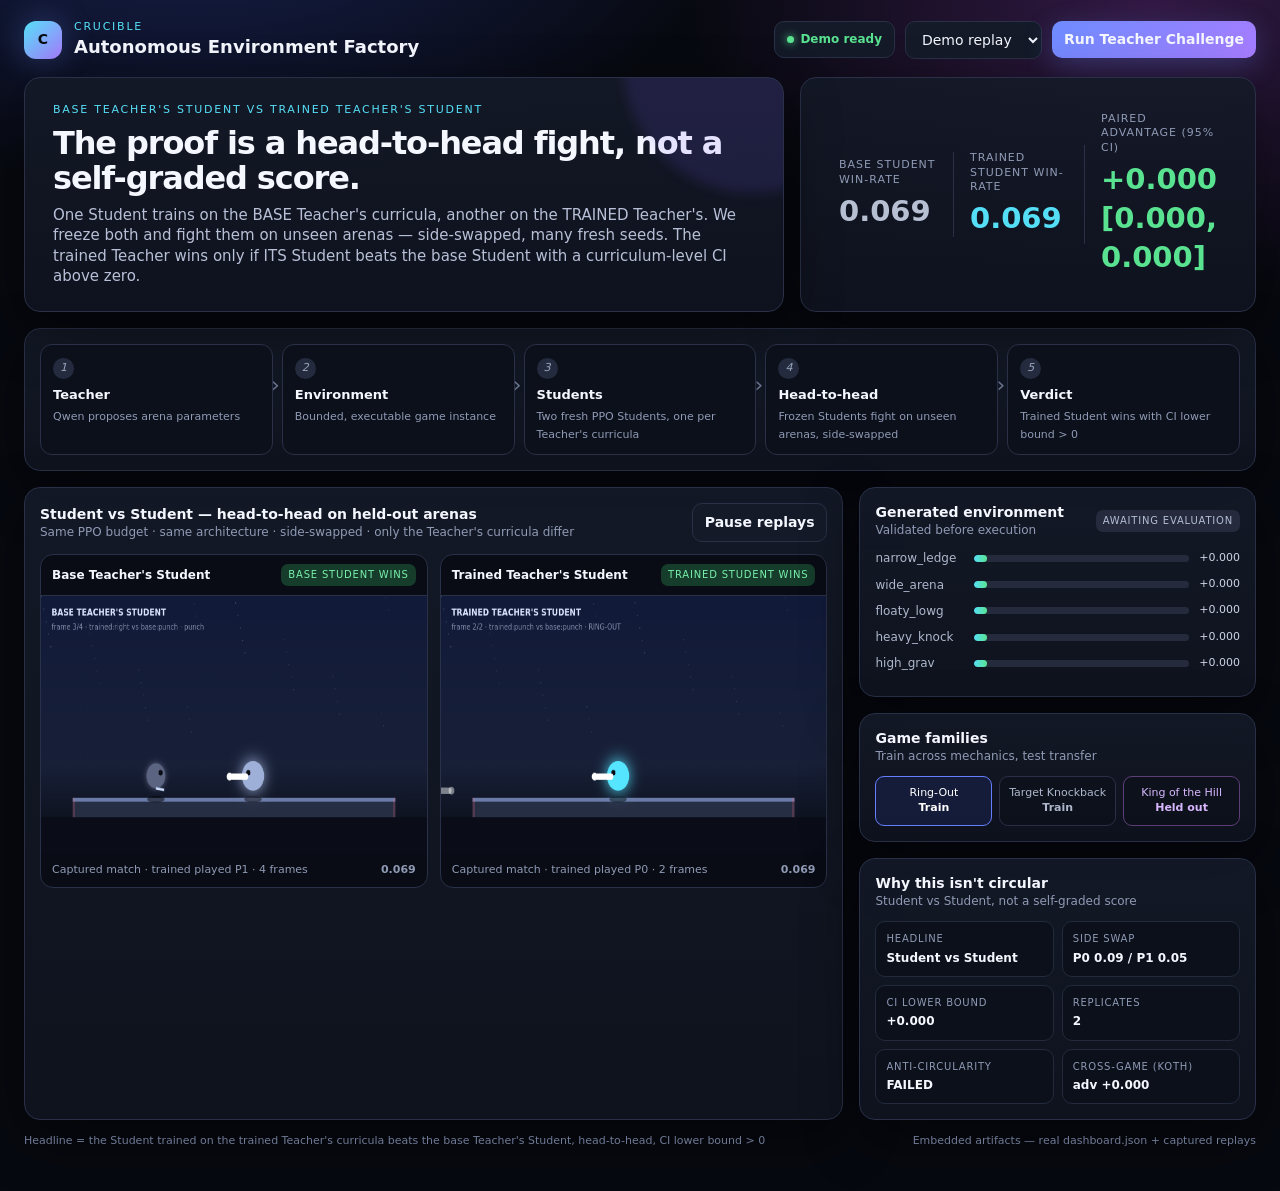
<file: demo/index.html>
<!doctype html>
<html lang="en">
<head>
<meta charset="utf-8">
<meta name="viewport" content="width=device-width,initial-scale=1">
<title>Crucible — Agents That Build Better Training Grounds</title>
<style>
  :root {
    --bg:#070910; --panel:#111521; --panel2:#171c2b; --line:#293047;
    --ink:#f5f7ff; --muted:#8f9ab5; --cyan:#55dff7; --blue:#6d8cff;
    --violet:#a77cff; --green:#59e391; --orange:#ff9d62; --red:#ff667d;
  }
  *{box-sizing:border-box}
  body{margin:0;color:var(--ink);font:14px/1.35 Inter,ui-sans-serif,system-ui,-apple-system,sans-serif;
    background:
      radial-gradient(900px 500px at 15% -10%,#182252 0%,transparent 62%),
      radial-gradient(800px 500px at 90% 0%,#321944 0%,transparent 58%),var(--bg)}
  button,select{font:inherit}
  .shell{max-width:1480px;margin:auto;padding:20px 24px 42px}
  header{display:flex;align-items:center;justify-content:space-between;gap:18px;margin-bottom:18px}
  .brand{display:flex;align-items:center;gap:12px}
  .mark{width:38px;height:38px;border-radius:12px;display:grid;place-items:center;font-weight:900;
    background:linear-gradient(135deg,var(--cyan),var(--violet));box-shadow:0 0 32px #6d8cff55;color:#080a12}
  h1{font-size:18px;margin:0}.eyebrow{font-size:11px;letter-spacing:.16em;text-transform:uppercase;color:var(--cyan)}
  .top-actions{display:flex;align-items:center;gap:10px}
  .pill,.btn,select{border:1px solid var(--line);background:#141a28;color:var(--ink);border-radius:10px;padding:9px 12px}
  .pill{color:var(--muted);font-size:12px}.pill b{color:var(--green)}
  .btn{cursor:pointer;font-weight:700}.btn.primary{border:0;background:linear-gradient(135deg,var(--blue),var(--violet));
    box-shadow:0 8px 28px #6d8cff44}.btn:hover{filter:brightness(1.12)}
  .hero{display:grid;grid-template-columns:1.25fr .75fr;gap:16px;margin-bottom:16px}
  .card{background:linear-gradient(180deg,#141927ee,#0f131fee);border:1px solid var(--line);
    border-radius:16px;box-shadow:0 18px 55px #0007;overflow:hidden}
  .pitch{padding:25px 28px;position:relative}
  .pitch:after{content:"";position:absolute;width:260px;height:260px;border-radius:50%;right:-100px;top:-145px;
    background:#795cff22;filter:blur(6px)}
  .pitch h2{font-size:32px;line-height:1.08;max-width:770px;margin:8px 0 10px;letter-spacing:-.035em}
  .pitch p{font-size:15px;color:#b8c0d7;margin:0;max-width:750px}
  .score{display:grid;grid-template-columns:1fr 1fr 1fr;align-items:center;padding:22px}
  .metric{padding:6px 16px;border-right:1px solid var(--line)}.metric:last-child{border:0}
  .metric small{display:block;color:var(--muted);font-size:11px;text-transform:uppercase;letter-spacing:.09em}
  .metric strong{display:block;font-size:29px;margin-top:4px;font-variant-numeric:tabular-nums}
  .metric.base strong{color:#b7bfd3}.metric.trained strong{color:var(--cyan)}.metric.delta strong{color:var(--green)}
  .pipeline{padding:15px;display:grid;grid-template-columns:repeat(5,1fr);gap:9px;margin-bottom:16px}
  .stage{position:relative;padding:12px 12px 11px;border:1px solid var(--line);border-radius:12px;background:#0c101a}
  .stage:not(:last-child):after{content:"›";position:absolute;right:-8px;top:25px;color:#69738d;font-size:22px;z-index:2}
  .stage .num{display:inline-grid;place-items:center;width:21px;height:21px;border-radius:50%;background:#242b3e;color:#98a4be;font-size:11px}
  .stage b{display:block;margin:7px 0 2px;font-size:13px}.stage span{color:var(--muted);font-size:11px}
  .stage.active{border-color:#647fff;background:#111832;box-shadow:inset 0 0 25px #5276ff20}
  .stage.active .num{background:var(--blue);color:white}.stage.done{border-color:#296544}.stage.done .num{background:#23633e;color:#baffd3}
  .main-grid{display:grid;grid-template-columns:1.55fr .75fr;gap:16px}
  .battle-card{padding:15px}.card-head{display:flex;align-items:center;justify-content:space-between;gap:10px;margin-bottom:12px}
  .card-head h3{margin:0;font-size:14px}.subtle{color:var(--muted);font-size:12px}
  .arenas{display:grid;grid-template-columns:1fr 1fr;gap:12px}
  .arena{border:1px solid var(--line);border-radius:13px;overflow:hidden;background:#090c14}
  .arena-title{display:flex;justify-content:space-between;align-items:center;padding:9px 11px;border-bottom:1px solid var(--line)}
  .arena-title b{font-size:12px}.tag{font-size:10px;text-transform:uppercase;letter-spacing:.08em;padding:4px 7px;border-radius:7px;background:#252b3c;color:#b3bdd4}
  .tag.win{background:#163c2b;color:#78f0aa}.arena canvas{width:100%;height:258px;display:block;background:#080a12}
  .arena-foot{padding:9px 11px;display:flex;justify-content:space-between;color:var(--muted);font-size:11px}
  .side{display:grid;gap:16px;align-content:start}.knobs,.proof,.games{padding:15px}
  .knob{display:grid;grid-template-columns:90px 1fr 42px;gap:9px;align-items:center;margin:10px 0}
  .knob label{color:#aeb7cc;font-size:12px}.track{height:7px;border-radius:9px;background:#252b3d;overflow:hidden}
  .fill{height:100%;border-radius:9px;background:linear-gradient(90deg,var(--cyan),var(--violet))}
  .knob output{text-align:right;font-size:11px;color:#cdd4e6;font-variant-numeric:tabular-nums}
  .proof-grid{display:grid;grid-template-columns:1fr 1fr;gap:8px}
  .proof-item{padding:10px;border-radius:10px;background:#0b101a;border:1px solid #222a3c}
  .proof-item span{display:block;color:var(--muted);font-size:10px;text-transform:uppercase;letter-spacing:.08em}
  .proof-item b{display:block;margin-top:4px;font-size:12px}.ok{color:var(--green)}
  .game-tabs{display:flex;gap:7px}.game{flex:1;padding:9px 7px;border-radius:9px;border:1px solid var(--line);background:#0d111b;color:#aeb7cc;text-align:center;font-size:11px}
  .game.selected{border-color:#667fff;background:#151c39;color:white}.game.held{border-color:#5e3e78;color:#d8b7ff}
  .footer{display:flex;justify-content:space-between;align-items:center;margin-top:14px;color:#6f7a95;font-size:11px}
  .status-dot{display:inline-block;width:7px;height:7px;border-radius:50%;background:var(--green);box-shadow:0 0 9px var(--green);margin-right:6px}
  .toast{position:fixed;right:24px;bottom:24px;padding:12px 15px;border-radius:11px;background:#182035;border:1px solid #35405b;
    box-shadow:0 18px 45px #0008;opacity:0;transform:translateY(8px);transition:.2s;pointer-events:none}
  .toast.show{opacity:1;transform:none}
  @media(max-width:1000px){.hero,.main-grid{grid-template-columns:1fr}.pipeline{grid-template-columns:1fr 1fr 1fr}.pitch h2{font-size:27px}}
  @media(max-width:680px){.shell{padding:14px}.arenas,.score,.pipeline{grid-template-columns:1fr}.metric{border-right:0;border-bottom:1px solid var(--line)}header{align-items:flex-start}.top-actions{flex-wrap:wrap;justify-content:flex-end}}
</style>
</head>
<body>
<div class="shell">
  <header>
    <div class="brand"><div class="mark">C</div><div><div class="eyebrow">Crucible</div><h1>Autonomous Environment Factory</h1></div></div>
    <div class="top-actions">
      <span class="pill"><span class="status-dot"></span><b id="modeLabel">Demo ready</b></span>
      <select id="mode"><option value="demo">Demo replay</option><option value="live">Live artifacts</option></select>
      <button class="btn primary" id="runBtn">Run Teacher Challenge</button>
    </div>
  </header>

  <section class="hero">
    <div class="card pitch">
      <div class="eyebrow">Base Teacher's Student VS Trained Teacher's Student</div>
      <h2>The proof is a head-to-head fight, not a self-graded score.</h2>
      <p>One Student trains on the BASE Teacher's curricula, another on the TRAINED Teacher's. We freeze both and fight them on unseen arenas — side-swapped, many fresh seeds. The trained Teacher wins only if ITS Student beats the base Student with a curriculum-level CI above zero.</p>
    </div>
    <div class="card score">
      <div class="metric base"><small>Base Student win-rate</small><strong id="baseScore">Awaiting evaluation</strong></div>
      <div class="metric trained"><small>Trained Student win-rate</small><strong id="trainedScore">Awaiting evaluation</strong></div>
      <div class="metric delta"><small>Paired advantage (95% CI)</small><strong id="liftScore">Awaiting evaluation</strong></div>
    </div>
  </section>

  <section class="card pipeline" id="pipeline">
    <div class="stage"><i class="num">1</i><b>Teacher</b><span>Qwen proposes arena parameters</span></div>
    <div class="stage"><i class="num">2</i><b>Environment</b><span>Bounded, executable game instance</span></div>
    <div class="stage"><i class="num">3</i><b>Students</b><span>Two fresh PPO Students, one per Teacher's curricula</span></div>
    <div class="stage"><i class="num">4</i><b>Head-to-head</b><span>Frozen Students fight on unseen arenas, side-swapped</span></div>
    <div class="stage"><i class="num">5</i><b>Verdict</b><span>Trained Student wins with CI lower bound &gt; 0</span></div>
  </section>

  <section class="main-grid">
    <div class="card battle-card">
      <div class="card-head"><div><h3>Student vs Student — head-to-head on held-out arenas</h3><div class="subtle">Same PPO budget · same architecture · side-swapped · only the Teacher's curricula differ</div></div>
        <button class="btn" id="playBtn">Pause replays</button></div>
      <div class="arenas">
        <div class="arena">
          <div class="arena-title"><b>Base Teacher's Student</b><span class="tag" id="baseMatchTag">example match</span></div>
          <canvas id="baseCanvas" width="660" height="330"></canvas>
          <div class="arena-foot"><span id="baseMatchLabel">Captured head-to-head replay</span><b id="baseArenaScore">Awaiting evaluation</b></div>
        </div>
        <div class="arena">
          <div class="arena-title"><b>Trained Teacher's Student</b><span class="tag win" id="trainedMatchTag">example match</span></div>
          <canvas id="trainedCanvas" width="660" height="330"></canvas>
          <div class="arena-foot"><span id="trainedMatchLabel">Captured head-to-head replay</span><b id="trainedArenaScore">Awaiting evaluation</b></div>
        </div>
      </div>
    </div>

    <aside class="side">
      <div class="card knobs">
        <div class="card-head"><div><h3>Generated environment</h3><div class="subtle">Validated before execution</div></div><span class="tag" id="clampBadge">Awaiting evaluation</span></div>
        <div id="knobs"></div>
      </div>
      <div class="card games">
        <div class="card-head"><div><h3>Game families</h3><div class="subtle">Train across mechanics, test transfer</div></div></div>
        <div class="game-tabs"><div class="game selected">Ring-Out<br><b>Train</b></div><div class="game">Target Knockback<br><b>Train</b></div><div class="game held">King of the Hill<br><b>Held out</b></div></div>
      </div>
      <div class="card proof">
        <div class="card-head"><div><h3>Why this isn't circular</h3><div class="subtle">Student vs Student, not a self-graded score</div></div></div>
        <div class="proof-grid">
          <div class="proof-item"><span>Headline</span><b>Student vs Student</b></div>
          <div class="proof-item"><span>Side swap</span><b id="proofSide">Awaiting evaluation</b></div>
          <div class="proof-item"><span>CI lower bound</span><b id="proofCI">Awaiting evaluation</b></div>
          <div class="proof-item"><span>Replicates</span><b id="proofReps">Awaiting evaluation</b></div>
          <div class="proof-item"><span>Anti-circularity</span><b id="proofAnti">Awaiting evaluation</b></div>
          <div class="proof-item"><span>Cross-game (KOTH)</span><b id="proofKoth">Awaiting evaluation</b></div>
        </div>
      </div>
    </aside>
  </section>
  <div class="footer"><span>Headline = the Student trained on the trained Teacher's curricula beats the base Teacher's Student, head-to-head, CI lower bound &gt; 0</span><span id="artifactStatus">Using deterministic demo artifacts</span></div>
</div>
<div class="toast" id="toast">Challenge started</div>

<!-- Real captured artifacts, embedded so the page plays from file:// with no fetch.
     Generated from output/stage6_report/dashboard.json + replays/h2h_fighter_*.json
     (see demo/README.md). No values are authored here; they are copied verbatim. -->
<script src="replays.js"></script>
<script>
// NO fabricated metrics. Headline numbers come from the REAL dashboard.json
// (embedded via replays.js, or live-fetched in "Live artifacts" mode). Any value
// that is genuinely absent renders "Awaiting evaluation" — never a hardcoded score.
// The two canvases REPLAY real captured head-to-head matches frame by frame.
const AWAIT = "Awaiting evaluation";
const EMBED = (window.CRUCIBLE_DATA || null);          // real artifacts, embedded
const EMBED_REPLAYS = EMBED?.replays || {};
// Live-fetch fallbacks (only reachable when served over http, not file://).
const REPLAY_CANDIDATES = {
  base:    ["/replays/h2h_fighter_base_win_trained_as_P0.json"],
  trained: ["/replays/h2h_fighter_trained_win_trained_as_P0.json",
            "/replays/h2h_fighter_draw_trained_as_P0.json"]
};
let data=null, playing=true, timer=null;
let baseReplay=null, trainedReplay=null;   // each: {trace, frame, hold}
const $=id=>document.getElementById(id);
const pct3=v=>(v==null?AWAIT:Number(v).toFixed(3));

function renderMetrics(){
  const d=data;
  if(!d){
    ["baseScore","trainedScore","liftScore","baseArenaScore","trainedArenaScore",
     "proofSide","proofCI","proofReps","proofAnti","proofKoth","clampBadge"].forEach(id=>$(id).textContent=AWAIT);
    $("clampBadge").className="tag";
    $("knobs").innerHTML="";
    return;
  }
  $("baseScore").textContent=pct3(d.base_student_win_rate);
  $("trainedScore").textContent=pct3(d.trained_student_win_rate);
  $("baseArenaScore").textContent=pct3(d.base_student_win_rate);
  $("trainedArenaScore").textContent=pct3(d.trained_student_win_rate);
  const adv=d.mean_paired_advantage, lo=d.ci_low, hi=d.ci_high;
  $("liftScore").textContent=(adv==null)?AWAIT:`${adv>=0?"+":""}${adv.toFixed(3)}  [${lo?.toFixed(3)}, ${hi?.toFixed(3)}]`;
  // Proof panel.
  $("proofSide").textContent=(d.trained_win_rate_as_p0==null)?AWAIT:
    `P0 ${d.trained_win_rate_as_p0.toFixed(2)} / P1 ${d.trained_win_rate_as_p1.toFixed(2)}`;
  $("proofCI").textContent=(lo==null)?AWAIT:`${lo>=0?"+":""}${lo.toFixed(3)}`;
  $("proofReps").textContent=(d.n_replicates==null)?AWAIT:String(d.n_replicates);
  $("proofAnti").textContent=(d.anti_circularity_passed==null)?AWAIT:(d.anti_circularity_passed?"Passed ✓":"FAILED");
  $("proofAnti").className=d.anti_circularity_passed?"ok":"";
  const cg=d.cross_game_koth;
  $("proofKoth").textContent=!cg?AWAIT:(cg.supported?
    (cg.mean_paired_advantage==null?"Supported":`adv ${cg.mean_paired_advantage>=0?"+":""}${Number(cg.mean_paired_advantage).toFixed(3)}`):
    "Unsupported");
  // Clamp badge: only show a count when the eval actually reported one.
  const clamp=(d.n_clamped!=null)?d.n_clamped:(d.clamped!=null?d.clamped:null);
  if(clamp==null){$("clampBadge").textContent=AWAIT;$("clampBadge").className="tag";}
  else{$("clampBadge").textContent=`${clamp} clamped`;$("clampBadge").className=clamp===0?"tag win":"tag";}
  // Knobs: show the first held-out arena family advantages if present.
  const fam=d.per_arena_family_advantage||{};
  $("knobs").innerHTML=Object.entries(fam).map(([k,v])=>{
    const pos=v>=0, w=Math.min(100,Math.abs(v)*180+6);
    return `<div class="knob"><label>${k}</label><div class="track"><div class="fill" style="width:${w}%;background:${pos?'linear-gradient(90deg,var(--cyan),var(--green))':'var(--red)'}"></div></div><output>${v>=0?"+":""}${Number(v).toFixed(3)}</output></div>`;
  }).join("") || `<div class="subtle">${AWAIT}</div>`;
}
async function loadJSON(path){const r=await fetch(path,{cache:"no-store"});if(!r.ok)throw Error(r.status);return r.json()}
async function firstReplay(cands){for(const p of cands){try{return await loadJSON(p)}catch(_){}}return null}

// A "match" wraps a real trace plus a per-canvas frame cursor so the two
// canvases animate independently (different match lengths).
function makeMatch(trace){ return trace ? {trace, frame:0, hold:0} : null; }

// Pick which captured match each canvas plays. We always show a head-to-head
// where the trained Student WON in the "Trained" canvas and one where the base
// Student won in the "Base" canvas, so each panel illustrates its own side.
// Falls back to the draw (the long, lively 201-frame match) if a side is absent.
function pickMatches(){
  const r=EMBED_REPLAYS;
  const trainedTrace = r.trained_win_P0 || r.draw_P0 || r.base_win_P0 || null;
  const baseTrace    = r.base_win_P1 || r.base_win_P0 || r.draw_P0 || null;
  return {baseTrace, trainedTrace};
}

// In a trace, p1/p2 may be EITHER policy (side-swapped). Resolve which body is
// the trained student from the trace's own metadata — never assume p1.
function sides(trace){
  const m=trace?.meta||{};
  const trainedIsP1 = m.p1_policy==="trained_student";
  return {
    trained: trainedIsP1 ? "p1" : "p2",
    base:    trainedIsP1 ? "p2" : "p1",
  };
}
function outcomeLabel(trace){
  const m=trace?.meta||{}, s=sides(trace), w=m.winner;
  let who="Draw";
  if(w==="p1"||w==="p2") who=(w===s.trained)?"Trained Student wins":"Base Student wins";
  const side = m.p1_policy==="trained_student" ? "trained played P0" : "trained played P1";
  return {who, side, frames:(trace?.frames?.length||0)};
}

async function loadArtifacts(){
  data=null;
  const live=$("mode").value==="live";
  if(live){
    try{
      data=await loadJSON("/output/stage6_report/dashboard.json");
      $("artifactStatus").textContent="Loaded stage6_report/dashboard.json (live)";
      $("modeLabel").textContent="Live artifacts";
    }catch(e){
      try{ // fall back to the full result JSON's primary block
        const full=await loadJSON("/output/eval_base_vs_trained.json");
        const p=full.primary||full;
        data={base_student_win_rate:p.base_student_win_rate,trained_student_win_rate:p.trained_student_win_rate,
              mean_paired_advantage:p.mean_paired_advantage,ci_low:p.ci_t?.low,ci_high:p.ci_t?.high,
              n_replicates:p.n_replicates,trained_win_rate_as_p0:p.trained_win_rate_as_p0,
              trained_win_rate_as_p1:p.trained_win_rate_as_p1,anti_circularity_passed:p.anti_circularity?.passed,
              per_arena_family_advantage:p.per_arena_family_advantage,cross_game_koth:full.cross_game_koth};
        $("artifactStatus").textContent="Loaded eval_base_vs_trained.json (primary block)";
        $("modeLabel").textContent="Live artifacts";
      }catch(_){data=EMBED?.dashboard||null;
        $("artifactStatus").textContent=data?"Live fetch failed — showing embedded dashboard.json":"No eval artifact — Awaiting evaluation";
        $("modeLabel").textContent=data?"Embedded artifacts":"Awaiting eval";}
    }
  }else{
    // Demo (default): real metrics straight from the embedded dashboard.json.
    data=EMBED?.dashboard||null;
    $("artifactStatus").textContent=data?"Embedded artifacts — real dashboard.json + captured replays":"No artifact — Awaiting evaluation";
    $("modeLabel").textContent=data?"Demo ready":"Awaiting eval";
  }

  // Replays: prefer embedded (works on file://), else live-fetch.
  const m=pickMatches();
  let bt=m.baseTrace, tt=m.trainedTrace;
  if(!bt) bt=await firstReplay(REPLAY_CANDIDATES.base);
  if(!tt) tt=await firstReplay(REPLAY_CANDIDATES.trained);
  baseReplay=makeMatch(bt); trainedReplay=makeMatch(tt);

  // Caption each canvas with its real, captured outcome.
  if(bt){const o=outcomeLabel(bt);$("baseMatchTag").textContent=o.who;$("baseMatchTag").className=o.who.startsWith("Base")?"tag win":"tag";
    $("baseMatchLabel").textContent=`Captured match · ${o.side} · ${o.frames} frames`;}
  if(tt){const o=outcomeLabel(tt);$("trainedMatchTag").textContent=o.who;$("trainedMatchTag").className=o.who.startsWith("Trained")?"tag win":"tag";
    $("trainedMatchLabel").textContent=`Captured match · ${o.side} · ${o.frames} frames`;}

  renderMetrics(); drawBoth();
}
// Draw a single fighter body at canvas coords. `hot` = highlight (trained
// student in the trained panel / base student in the base panel); the opponent
// is rendered dim so the eye tracks the panel's own fighter.
function drawBody(c,x,ground,b,col,hot,ringout){
  const face=b.facing||1, y=ground-(b.y||0)*35;
  c.save();c.translate(x,y);
  if(ringout){ // grey out + fall a touch when this body just ringed out
    c.globalAlpha=.45;c.translate(0,18);
  }
  // shadow on the platform
  c.save();c.globalAlpha*=.5;c.fillStyle="#000";c.beginPath();c.ellipse(0,2,15,4,0,0,Math.PI*2);c.fill();c.restore();
  // body
  c.shadowBlur=hot?22:8;c.shadowColor=col;
  c.fillStyle=col;c.beginPath();c.arc(0,-28,hot?19:16,0,Math.PI*2);c.fill();
  c.shadowBlur=0;
  // eye in facing direction
  c.fillStyle="#0a0d16";c.beginPath();c.arc(face*8,-32,3.5,0,Math.PI*2);c.fill();
  // action read-outs from the real frame
  if(b.action==="punch"){c.strokeStyle="#fff";c.lineWidth=8;c.lineCap="round";
    c.beginPath();c.moveTo(face*12,-27);c.lineTo(face*36,-27);c.stroke();
    c.fillStyle="#fff";c.beginPath();c.arc(face*40,-27,5,0,Math.PI*2);c.fill();}
  else if(b.action==="left"||b.action==="right"){const d=b.action==="left"?-1:1;
    c.strokeStyle="#cfe0ff";c.lineWidth=3;c.beginPath();c.moveTo(0,-12);c.lineTo(d*14,-10);c.stroke();}
  else if(b.action==="jump"){c.strokeStyle="#cfe0ff";c.lineWidth=3;
    c.beginPath();c.moveTo(-9,-46);c.lineTo(0,-52);c.lineTo(9,-46);c.stroke();}
  c.restore();
}

// Render the current frame of a real captured match. `which` = which body
// THIS panel is about ("trained" | "base"); that body is highlighted.
function drawArena(canvas,match,accent,label,which){
  const c=canvas.getContext("2d"),W=canvas.width,H=canvas.height;
  const g=c.createLinearGradient(0,0,0,H);g.addColorStop(0,"#111a39");g.addColorStop(.65,"#182038");g.addColorStop(1,"#080b12");c.fillStyle=g;c.fillRect(0,0,W,H);
  for(let i=0;i<38;i++){const x=(i*83)%W,y=(i*47)%180;c.fillStyle=i%4?"#ffffff20":"#8feaff44";c.fillRect(x,y,1.5,1.5)}

  if(!match||!match.trace?.frames?.length){
    c.fillStyle="#dbe5ff";c.font="700 13px system-ui";c.fillText(label,18,25);
    c.fillStyle="#8290ad";c.font="11px system-ui";c.fillText("No captured replay found",18,43);
    return;
  }
  const tr=match.trace, frames=tr.frames, idx=match.frame%frames.length, fr=frames[idx];
  const p=tr.platform||{x_left:0,x_right:7,y:0};
  const s=sides(tr);                       // which p-body is trained vs base
  const left=54,right=W-54,ground=H-72;

  // platform (the ring) + the void below it
  c.fillStyle="#262e44";c.fillRect(left,ground,right-left,25);
  c.fillStyle="#6b7ba7";c.fillRect(left,ground,right-left,5);
  c.fillStyle="#0a0d18";c.fillRect(0,ground+25,W,H-ground-25);
  // edge glow so ring-outs read
  c.fillStyle="#ff667d33";c.fillRect(left,ground,4,25);c.fillRect(right-4,ground,4,25);

  const sx=x=>left+(x-p.x_left)/Math.max(1e-6,p.x_right-p.x_left)*(right-left);
  const ev=fr.events||[];
  const trainedRing=ev.includes(s.trained+"_ringout"), baseRing=ev.includes(s.base+"_ringout");

  // Draw the opponent first (dim), then this panel's fighter (hot) on top.
  const hotKey = which==="trained" ? s.trained : s.base;
  const dimKey = which==="trained" ? s.base    : s.trained;
  const hotRing = hotKey===s.trained ? trainedRing : baseRing;
  const dimRing = dimKey===s.trained ? trainedRing : baseRing;
  drawBody(c,sx(fr[dimKey].x),ground,fr[dimKey],"#5b6480",false,dimRing);
  drawBody(c,sx(fr[hotKey].x),ground,fr[hotKey],accent,true,hotRing);

  // labels + honest frame read-out from the real trace
  c.fillStyle="#dbe5ff";c.font="700 13px system-ui";c.fillText(label,18,25);
  c.fillStyle="#8290ad";c.font="11px system-ui";
  const ringTxt=ev.some(e=>e.endsWith("ringout"))?" · RING-OUT":(ev.some(e=>e.endsWith("punch"))?" · punch":"");
  c.fillText(`frame ${idx+1}/${frames.length} · trained:${fr[s.trained].action} vs base:${fr[s.base].action}${ringTxt}`,18,43);
}
function drawBoth(){
  drawArena($("baseCanvas"),baseReplay,"#9fb0d8","BASE TEACHER'S STUDENT","base");
  drawArena($("trainedCanvas"),trainedReplay,"#56e5ff","TRAINED TEACHER'S STUDENT","trained");
}
// Advance each match's own cursor; hold a beat on the final frame (so short
// 2-3 frame ring-out matches don't strobe) then loop the captured replay.
function step(m){ if(!m?.trace?.frames?.length) return;
  const n=m.trace.frames.length, last=m.frame>=n-1;
  if(last){ if(m.hold++>=8){m.frame=0;m.hold=0;} }
  else { m.frame++; }
}
function animate(){clearInterval(timer);if(playing)timer=setInterval(()=>{step(baseReplay);step(trainedReplay);drawBoth()},95)}
function runChallenge(){
  const stages=[...document.querySelectorAll(".stage")];stages.forEach(x=>x.className="stage");let i=0;
  const tick=()=>{if(i)stages[i-1].className="stage done";if(i<stages.length){stages[i].className="stage active";i++;setTimeout(tick,i===3?900:560)}else{showToast("Challenge complete · Student-vs-Student head-to-head")}};tick();
}
function showToast(t){$("toast").textContent=t;$("toast").classList.add("show");setTimeout(()=>$("toast").classList.remove("show"),2600)}
$("playBtn").onclick=()=>{playing=!playing;$("playBtn").textContent=playing?"Pause replays":"Play replays";animate()};
$("runBtn").onclick=runChallenge;$("mode").onchange=loadArtifacts;
renderMetrics();loadArtifacts();animate();
</script>
</body>
</html>
</file>
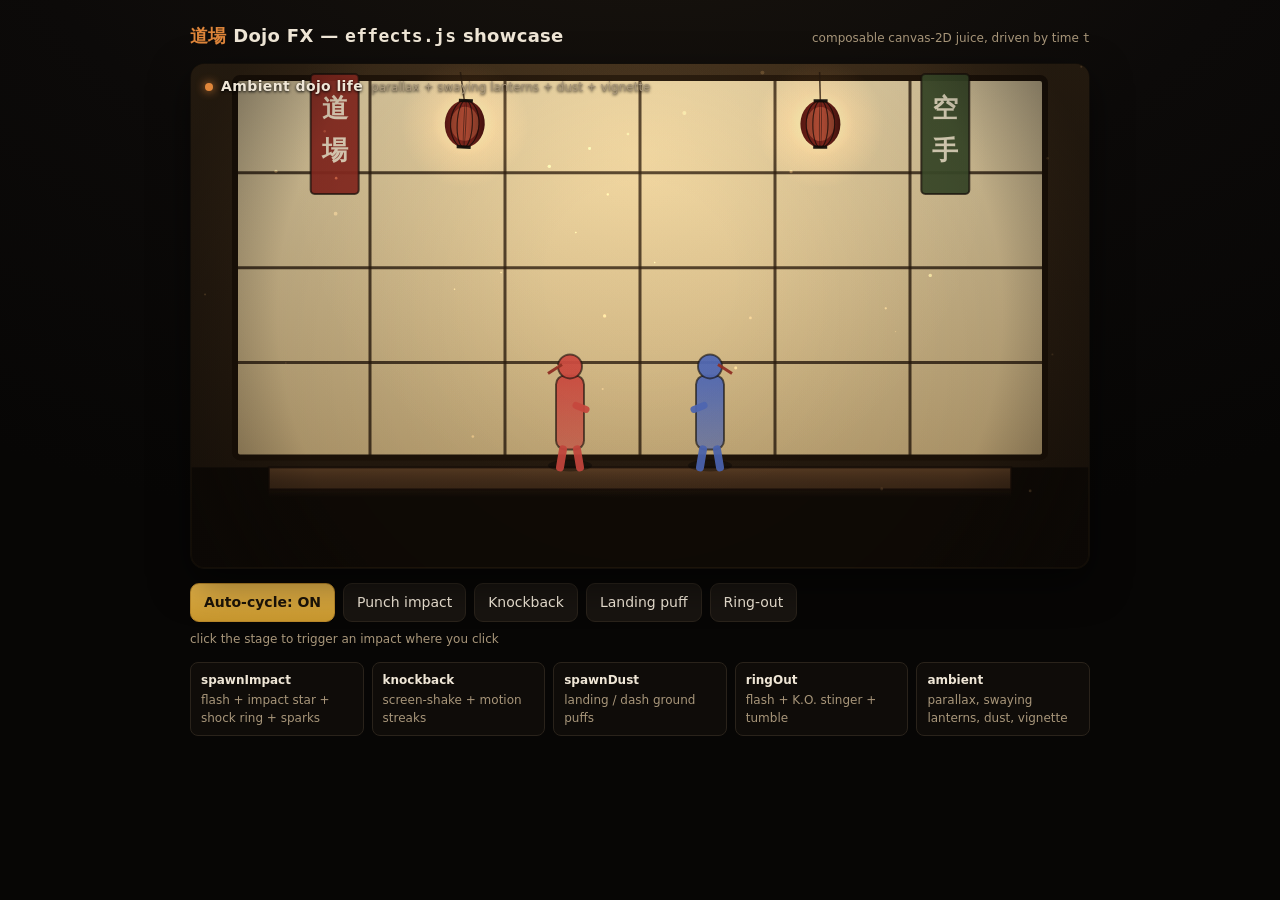
<file: viewer/effects_demo.html>
<!DOCTYPE html>
<html lang="en">
<head>
<meta charset="utf-8" />
<meta name="viewport" content="width=device-width, initial-scale=1" />
<title>Dojo FX — effects.js showcase</title>
<style>
  :root{
    --bg:#0c0a09; --bg2:#070605; --panel:#14110d; --line:#2a231b; --line2:#3a3025;
    --ink:#efe6d6; --muted:#a8967a; --paper:#ece1c8; --lacquer:#8a2a20;
    --gold:#c8972e; --orange:#e0863a;
  }
  *{box-sizing:border-box}
  html,body{height:100%}
  body{
    margin:0; color:var(--ink);
    font:14px/1.5 ui-sans-serif,system-ui,-apple-system,"Hiragino Sans",sans-serif;
    background:
      radial-gradient(1200px 680px at 50% -14%, #19140e 0%, var(--bg) 52%, var(--bg2) 100%);
    display:flex; flex-direction:column; align-items:center; gap:14px; padding:22px;
  }
  header{display:flex; align-items:baseline; gap:14px; width:min(900px,100%)}
  header h1{font-size:18px; margin:0; letter-spacing:.3px}
  header .k{color:var(--orange); font-weight:800}
  header .sub{color:var(--muted); font-size:12px; margin-left:auto}
  .stage{
    position:relative; width:min(900px,100%); aspect-ratio:16/9;
    border:1px solid #120e09; border-radius:14px; overflow:hidden;
    box-shadow:0 14px 38px rgba(0,0,0,.5), inset 0 0 0 1px rgba(140,96,50,.12);
    background:#100b06;
  }
  canvas{display:block; width:100%; height:100%}
  .nowplaying{
    position:absolute; left:14px; top:12px; z-index:3;
    display:flex; align-items:center; gap:8px; pointer-events:none;
  }
  .nowplaying .dot{width:8px;height:8px;border-radius:50%;background:var(--orange);
    box-shadow:0 0 10px var(--orange)}
  .nowplaying .label{font-weight:700; letter-spacing:.4px; text-shadow:0 1px 3px #000}
  .nowplaying .desc{color:var(--muted); font-size:12px; text-shadow:0 1px 3px #000}
  .controls{
    width:min(900px,100%); display:flex; flex-wrap:wrap; gap:8px; align-items:center;
  }
  button{
    font:inherit; color:var(--ink); background:#181410;
    border:1px solid var(--line); border-radius:9px; padding:8px 13px; cursor:pointer;
  }
  button:hover{background:#211b15; border-color:var(--line2)}
  button.on{border-color:#b9882a; color:#1c1408;
    background:linear-gradient(180deg,#e7b54a,var(--gold)); font-weight:700}
  .controls .spacer{flex:1}
  .controls .hint{color:var(--muted); font-size:12px}
  .legend{
    width:min(900px,100%); display:grid; grid-template-columns:repeat(auto-fit,minmax(150px,1fr));
    gap:8px; color:var(--muted); font-size:12px;
  }
  .legend div{background:rgba(20,17,13,.6); border:1px solid var(--line);
    border-radius:8px; padding:8px 10px}
  .legend b{color:var(--ink); display:block; font-size:12px; margin-bottom:2px}
  .legend code{color:var(--orange)}
</style>
</head>
<body>
  <header>
    <h1><span class="k">道場</span> Dojo FX — <code>effects.js</code> showcase</h1>
    <span class="sub">composable canvas-2D juice, driven by time <code>t</code></span>
  </header>

  <div class="stage">
    <div class="nowplaying">
      <span class="dot"></span>
      <span class="label" id="np">—</span>
      <span class="desc" id="npd"></span>
    </div>
    <canvas id="c"></canvas>
  </div>

  <div class="controls">
    <button id="autoBtn" class="on">Auto-cycle: ON</button>
    <button data-fx="impact">Punch impact</button>
    <button data-fx="knockback">Knockback</button>
    <button data-fx="dust">Landing puff</button>
    <button data-fx="ringout">Ring-out</button>
    <span class="spacer"></span>
    <span class="hint">click the stage to trigger an impact where you click</span>
  </div>

  <div class="legend">
    <div><b>spawnImpact</b>flash + impact star + shock ring + sparks</div>
    <div><b>knockback</b>screen-shake + motion streaks</div>
    <div><b>spawnDust</b>landing / dash ground puffs</div>
    <div><b>ringOut</b>flash + K.O. stinger + tumble</div>
    <div><b>ambient</b>parallax, swaying lanterns, dust, vignette</div>
  </div>

<script src="./effects.js"></script>
<script>
(function () {
  "use strict";
  const canvas = document.getElementById("c");
  const ctx = canvas.getContext("2d");
  const fx = window.DojoFX.create();
  const PAL = window.DojoFX.PALETTE;
  const rgba = (c, a) => `rgba(${c[0]},${c[1]},${c[2]},${a})`;

  // ---- hi-dpi sizing -------------------------------------------------
  let W = 0, H = 0, DPR = 1;
  function resize() {
    DPR = Math.min(2, window.devicePixelRatio || 1);
    const r = canvas.getBoundingClientRect();
    W = Math.max(320, r.width); H = Math.max(180, r.height);
    canvas.width = Math.round(W * DPR);
    canvas.height = Math.round(H * DPR);
  }
  window.addEventListener("resize", resize);

  // ---- minimal dojo scene (stand-in for the real viewer) -------------
  // platform in screen px; fighters live on it
  function platform() {
    const padX = W * 0.12, groundY = H * 0.80;
    return { left: padX, right: W - padX, groundY, top: H * 0.10 };
  }

  // two simple silhouette fighters so impacts have something to hit
  function drawFighter(x, groundY, color, facing, pose) {
    pose = pose || {};
    const lean = pose.lean || 0;          // -1..1 horizontal lean for punch
    const yoff = pose.yoff || 0;          // jump/tumble vertical offset
    const rot = pose.rot || 0;            // tumble rotation
    ctx.save();
    ctx.translate(x, groundY + yoff);
    ctx.rotate(rot);
    // soft contact shadow
    ctx.fillStyle = "rgba(0,0,0,0.35)";
    ctx.beginPath();
    ctx.ellipse(0, -2, 22 - Math.min(20, Math.abs(yoff) * 0.4), 6, 0, 0, Math.PI * 2);
    ctx.fill();
    const h = 92;
    const body = ctx.createLinearGradient(0, -h, 0, 0);
    body.addColorStop(0, rgba(color, 0.95));
    body.addColorStop(1, rgba(color, 0.55));
    ctx.fillStyle = body;
    ctx.strokeStyle = "rgba(12,9,6,0.6)"; ctx.lineWidth = 2;
    // torso (a rounded gi block)
    rrect(-14, -h, 28, h - 18, 9); ctx.fill(); ctx.stroke();
    // head
    ctx.beginPath(); ctx.arc(0, -h - 9, 12, 0, Math.PI * 2); ctx.fill(); ctx.stroke();
    // headband tails (dojo flavor)
    ctx.strokeStyle = rgba(PAL.lacquer, 0.95); ctx.lineWidth = 3;
    ctx.beginPath(); ctx.moveTo(-facing * 8, -h - 11);
    ctx.lineTo(-facing * 22, -h - 4 + Math.sin(performance.now() / 200) * 3); ctx.stroke();
    // punching arm
    ctx.strokeStyle = rgba(color, 0.95); ctx.lineWidth = 7; ctx.lineCap = "round";
    const ax = facing * (16 + lean * 26), ay = -h + 34;
    ctx.beginPath(); ctx.moveTo(facing * 6, -h + 30); ctx.lineTo(ax, ay); ctx.stroke();
    // legs
    ctx.lineWidth = 8;
    ctx.beginPath(); ctx.moveTo(-7, -18); ctx.lineTo(-10, 0); ctx.stroke();
    ctx.beginPath(); ctx.moveTo(7, -18); ctx.lineTo(10, 0); ctx.stroke();
    ctx.restore();
    return { fistX: x + ax, fistY: groundY + yoff + ay };
  }

  function rrect(x, y, w, h, r) {
    ctx.beginPath();
    ctx.moveTo(x + r, y);
    ctx.arcTo(x + w, y, x + w, y + h, r);
    ctx.arcTo(x + w, y + h, x, y + h, r);
    ctx.arcTo(x, y + h, x, y, r);
    ctx.arcTo(x, y, x + w, y, r);
    ctx.closePath();
  }

  // back wall + shoji panel + wooden platform (cheap parallax on bg)
  function drawScene(t, shakeOff) {
    const P = platform();
    const par = shakeOff || { x: 0, y: 0 };
    // back wall gradient
    const wall = ctx.createLinearGradient(0, 0, 0, P.groundY);
    wall.addColorStop(0, "#3a2a18"); wall.addColorStop(0.55, "#2c1f12"); wall.addColorStop(1, "#24190e");
    ctx.fillStyle = wall; ctx.fillRect(-20, -20, W + 40, P.groundY + 20);

    // shoji panel — parallax-shifted a hair against shake for depth
    const sl = 44 - par.x * 0.15, st = 14 - par.y * 0.15, sr = W - 44 - par.x * 0.15, sb = P.groundY - 10;
    const paper = ctx.createLinearGradient(0, st, 0, sb);
    paper.addColorStop(0, "#d9c9a4"); paper.addColorStop(1, "#b59c6f");
    ctx.fillStyle = paper; rrect(sl, st, sr - sl, sb - st, 5); ctx.fill();
    // warm light wash on the paper
    ctx.save(); rrect(sl, st, sr - sl, sb - st, 5); ctx.clip();
    const lite = ctx.createRadialGradient((sl + sr) / 2, st + 40, 30, (sl + sr) / 2, st + 90, (sr - sl) * 0.7);
    lite.addColorStop(0, "rgba(255,222,150,0.30)"); lite.addColorStop(1, "rgba(255,222,150,0)");
    ctx.fillStyle = lite; ctx.fillRect(sl, st, sr - sl, sb - st);
    // lattice
    ctx.strokeStyle = "rgba(38,24,12,0.8)"; ctx.lineWidth = 3;
    for (let i = 1; i < 6; i++) { const gx = sl + (sr - sl) * i / 6; ctx.beginPath(); ctx.moveTo(gx, st); ctx.lineTo(gx, sb); ctx.stroke(); }
    for (let j = 1; j < 4; j++) { const gy = st + (sb - st) * j / 4; ctx.beginPath(); ctx.moveTo(sl, gy); ctx.lineTo(sr, gy); ctx.stroke(); }
    ctx.restore();
    ctx.strokeStyle = "#1d1208"; ctx.lineWidth = 6; rrect(sl, st, sr - sl, sb - st, 5); ctx.stroke();

    // banners
    banner(W * 0.16, st - 4, "道場", PAL.lacquer);
    banner(W * 0.84, st - 4, "空手", [58, 74, 42]);

    // wooden platform
    const plY = P.groundY;
    const wood = ctx.createLinearGradient(0, plY, 0, plY + 30);
    wood.addColorStop(0, "#5a3d24"); wood.addColorStop(1, "#34221300");
    ctx.fillStyle = "#3d2817"; ctx.fillRect(P.left - 30, plY, P.right - P.left + 60, 22);
    ctx.fillStyle = wood; ctx.fillRect(P.left - 30, plY, P.right - P.left + 60, 30);
    ctx.strokeStyle = "rgba(20,12,7,0.8)"; ctx.lineWidth = 2;
    ctx.strokeRect(P.left - 30, plY, P.right - P.left + 60, 22);
    return P;
  }

  function banner(x, y, kanji, col) {
    ctx.save();
    ctx.fillStyle = rgba(col, 0.95);
    rrect(x - 24, y, 48, 120, 4); ctx.fill();
    ctx.strokeStyle = "rgba(20,14,9,0.7)"; ctx.lineWidth = 2; ctx.stroke();
    ctx.fillStyle = rgba(PAL.paper, 0.92);
    ctx.font = '700 26px "Hiragino Sans", system-ui, sans-serif';
    ctx.textAlign = "center"; ctx.textBaseline = "middle";
    ctx.fillText(kanji[0], x, y + 36); ctx.fillText(kanji[1], x, y + 78);
    ctx.restore();
  }

  // ---- scripted choreography -----------------------------------------
  // a repeating cycle that demonstrates every effect in turn.
  const STEPS = [
    { name: "Ambient dojo life",  desc: "parallax + swaying lanterns + dust + vignette", dur: 2600 },
    { name: "Punch impact",       desc: "flash + impact star + shock ring + sparks",     dur: 2200 },
    { name: "Knockback",          desc: "screen-shake + motion streaks",                 dur: 2600 },
    { name: "Landing / dash puff",desc: "spawnDust ground kicks",                        dur: 2200 },
    { name: "Ring-out — K.O.",    desc: "flash + tumble + RING OUT! stinger",            dur: 4200 },
  ];
  let auto = true;
  let stepIdx = 0;
  let stepStart = 0;
  let firedInStep = false;        // for one-shot triggers within a step
  let tumble = 0;                 // ring-out tumble progress

  const np = document.getElementById("np");
  const npd = document.getElementById("npd");

  function enterStep(i, now) {
    stepIdx = ((i % STEPS.length) + STEPS.length) % STEPS.length;
    stepStart = now;
    firedInStep = false;
    tumble = 0;
    np.textContent = STEPS[stepIdx].name;
    npd.textContent = STEPS[stepIdx].desc;
  }

  // fighter rest positions (recomputed each frame for responsiveness)
  function fighters() {
    const P = platform();
    const cx = (P.left + P.right) / 2;
    return {
      p1: { x: cx - 70, groundY: P.groundY, color: PAL.trained, facing: 1 },
      p2: { x: cx + 70, groundY: P.groundY, color: PAL.base, facing: -1 },
      P,
    };
  }

  function runStep(now) {
    const step = STEPS[stepIdx];
    const tIn = now - stepStart;
    const F = fighters();
    let pose1 = {}, pose2 = {};

    switch (stepIdx) {
      case 0: /* ambient only */ break;

      case 1: { // punch impact, repeated a couple of times
        const phase = tIn % 900;
        // p1 leans into a punch; impact fires at the contact instant
        if (phase < 220) pose1.lean = phase / 220;
        else if (phase < 420) pose1.lean = 1 - (phase - 220) / 200;
        if (phase < 60 && (tIn % 900) < 60 && lastPhaseGate(now, 900)) {
          const fistX = F.p1.x + F.p1.facing * 42, fistY = F.p1.groundY - 58;
          fx.spawnImpact(fistX, fistY, { facing: F.p1.facing, color: PAL.orange });
          pose2.lean = -0.3;
        }
        break;
      }

      case 2: { // knockback launch
        if (tIn > 300 && !firedInStep) {
          firedInStep = true;
          fx.knockback(F.p2.x, F.p2.groundY - 50, { dir: 1, color: PAL.base, groundY: F.p2.groundY });
        }
        // p2 slides back + recovers
        const k = clamp01((tIn - 300) / 1400);
        pose2.lean = -easeOut(k) * 0.6;
        pose2.yoff = -Math.sin(k * Math.PI) * 26;
        pose2.rot = easeOut(k) * 0.15;
        pose1.lean = 0.4 * (1 - k);
        break;
      }

      case 3: { // landing / dash puffs
        const phase = tIn % 700;
        if (phase < 50 && lastPhaseGate(now, 700)) {
          fx.spawnDust(F.p1.x, F.p1.groundY, { dir: 0, power: 1.2 });
          fx.spawnDust(F.p2.x, F.p2.groundY, { dir: -1, power: 0.9, count: 7 });
        }
        // little bob so it reads as landing
        pose1.yoff = -Math.abs(Math.sin(tIn / 220)) * 14;
        pose2.yoff = -Math.abs(Math.cos(tIn / 260)) * 10;
        break;
      }

      case 4: { // ring-out
        if (tIn > 250 && !firedInStep) {
          firedInStep = true;
          fx.knockback(F.p2.x, F.p2.groundY - 50, { dir: 1, intensity: 18, color: PAL.base });
          fx.ringOut("Trained Student", { color: PAL.orange });
        }
        // loser (p2) tumbles off the right edge
        tumble = clamp01((tIn - 250) / 1400);
        pose2.yoff = -easeIn(tumble) * (H * 0.5) + Math.sin(tumble * 8) * 4;
        pose2.lean = 0;
        pose2.rot = tumble * 6;
        pose2.x = F.p2.x + easeOut(tumble) * (W * 0.4);
        // winner holds a triumphant lean
        pose1.lean = 0.25 * Math.sin(now / 240);
        break;
      }
    }
    return { F, pose1, pose2 };
  }

  // one-shot gate so phase-based triggers fire once per phase window
  let _lastGate = -1;
  function lastPhaseGate(now, period) {
    const idx = Math.floor((now - stepStart) / period);
    if (idx !== _lastGate) { _lastGate = idx; return true; }
    return false;
  }
  function clamp01(v) { return v < 0 ? 0 : v > 1 ? 1 : v; }
  function easeOut(p) { return 1 - Math.pow(1 - p, 3); }
  function easeIn(p) { return p * p; }

  // ---- main loop -----------------------------------------------------
  let started = false;
  function loop(now) {
    fx.tick(now);
    if (!started) { started = true; enterStep(0, now); }

    // advance the auto-cycle
    if (auto && now - stepStart > STEPS[stepIdx].dur) enterStep(stepIdx + 1, now);

    // logical-pixel coordinate space (handle DPR once)
    ctx.setTransform(DPR, 0, 0, DPR, 0, 0);
    ctx.clearRect(0, 0, W, H);

    // shake wraps the *scene + world particles*
    ctx.save();
    const off = fx.applyShake(ctx);
    const P = drawScene(now, off);

    const { F, pose1, pose2 } = runStep(now);

    // draw fighters (loser may be pushed via pose.x in ring-out)
    drawFighter(pose1.x != null ? pose1.x : F.p1.x, F.p1.groundY, F.p1.color, F.p1.facing, pose1);
    drawFighter(pose2.x != null ? pose2.x : F.p2.x, F.p2.groundY, F.p2.color, F.p2.facing, pose2);

    // world-space particles (impacts/streaks/puffs) share the shake transform
    fx.drawWorld(ctx, now);
    ctx.restore();

    // ambient + hud are screen-space (not shaken)
    fx.ambient(ctx, now, {
      groundY: P.groundY, W, H,
      lanterns: [
        { x: W * 0.30, top: 14, r: 20 },
        { x: W * 0.70, top: 14, r: 20 },
      ],
    });
    fx.drawHud(ctx, now);

    requestAnimationFrame(loop);
  }

  // ---- manual triggers -----------------------------------------------
  function trigger(kind) {
    const F = fighters();
    if (kind === "impact") {
      fx.spawnImpact(F.p1.x + 42, F.p1.groundY - 58, { facing: 1, color: PAL.orange });
    } else if (kind === "knockback") {
      fx.knockback(F.p2.x, F.p2.groundY - 50, { dir: 1, color: PAL.base, groundY: F.p2.groundY });
    } else if (kind === "dust") {
      fx.spawnDust(F.p1.x, F.p1.groundY, { dir: 0, power: 1.3 });
    } else if (kind === "ringout") {
      fx.knockback(F.p2.x, F.p2.groundY - 50, { dir: 1, intensity: 18, color: PAL.base });
      fx.ringOut("Trained Student", { color: PAL.orange });
    }
  }

  document.querySelectorAll("button[data-fx]").forEach((b) => {
    b.addEventListener("click", () => {
      auto = false; setAutoBtn();
      trigger(b.dataset.fx);
    });
  });

  const autoBtn = document.getElementById("autoBtn");
  function setAutoBtn() {
    autoBtn.classList.toggle("on", auto);
    autoBtn.textContent = "Auto-cycle: " + (auto ? "ON" : "OFF");
    if (!auto) { np.textContent = "Manual"; npd.textContent = "use the buttons / click the stage"; }
  }
  autoBtn.addEventListener("click", () => {
    auto = !auto;
    if (auto) enterStep(stepIdx, performance.now());
    setAutoBtn();
  });

  // click the stage to drop an impact where you click
  canvas.addEventListener("pointerdown", (e) => {
    const r = canvas.getBoundingClientRect();
    const x = (e.clientX - r.left) * (W / r.width);
    const y = (e.clientY - r.top) * (H / r.height);
    fx.spawnImpact(x, y, { facing: x > W / 2 ? -1 : 1, color: PAL.orange });
  });

  resize();
  requestAnimationFrame(loop);
})();
</script>
</body>
</html>
</file>
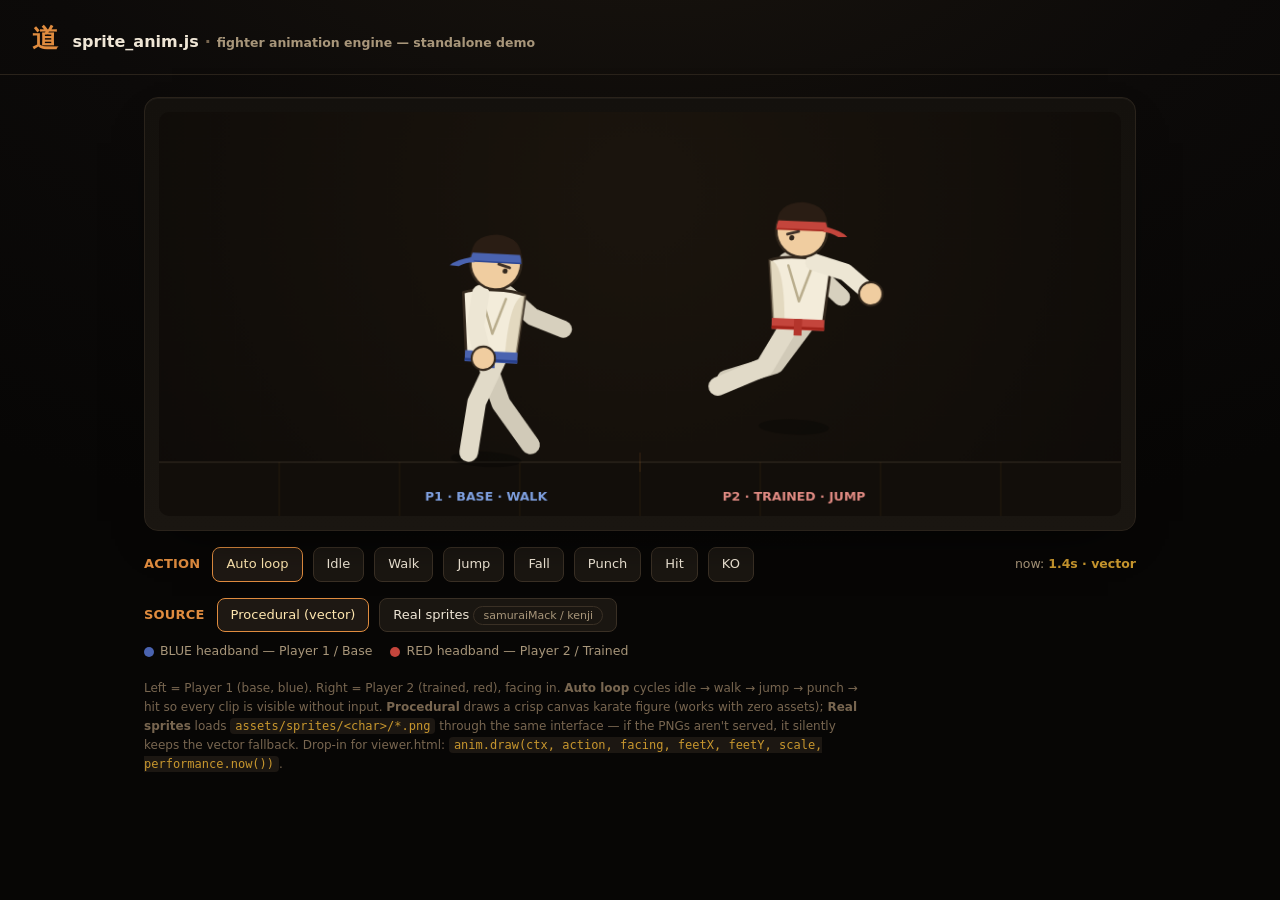
<file: viewer/sprite_anim_demo.html>
<!doctype html>
<html lang="en">
<head>
<meta charset="utf-8" />
<meta name="viewport" content="width=device-width, initial-scale=1" />
<title>sprite_anim.js — DOJO fighter demo</title>
<style>
  /* dojo palette, mirrored from viewer.html so the demo reads as the same product */
  :root{
    --bg:#0c0a09; --bg2:#070605; --panel:#14110d; --panel2:#1a1611;
    --line:#2a231b; --line2:#3a3025; --ink:#efe6d6; --muted:#a8967a; --muted2:#786650;
    --orange:#e08c3f; --gold:#c8972e; --trained:#c4453c; --base:#4a63b0;
  }
  *{box-sizing:border-box}
  html,body{height:100%}
  body{
    margin:0; color:var(--ink);
    font:14px/1.45 ui-sans-serif,system-ui,-apple-system,"Segoe UI",Roboto,sans-serif;
    background:radial-gradient(1200px 680px at 50% -14%,#19140e 0%,var(--bg) 52%,var(--bg2) 100%);
    -webkit-font-smoothing:antialiased; min-height:100vh;
    display:flex; flex-direction:column; align-items:center;
  }
  header{ width:100%; padding:20px 32px 16px; border-bottom:1px solid var(--line);
    display:flex; align-items:baseline; gap:14px; }
  header .kanji{ color:var(--orange); font-size:26px; font-weight:800; letter-spacing:.5px; }
  header h1{ font-size:16px; font-weight:700; margin:0; }
  header .dim{ color:var(--muted2); margin:0 6px; }
  header .sub{ color:var(--muted); font-size:12.5px; }
  main{ width:min(1040px,100%); padding:22px 24px 60px; }
  .stage-wrap{
    background:linear-gradient(180deg,var(--panel) 0%,var(--panel2) 100%);
    border:1px solid var(--line); border-radius:14px; padding:14px; position:relative;
    box-shadow:0 18px 50px -28px #000, inset 0 1px 0 #ffffff0a;
  }
  canvas#stage{ display:block; width:100%; height:auto; border-radius:10px; background:transparent; }
  .controls{ display:flex; flex-wrap:wrap; gap:10px; align-items:center; margin:16px 0 10px; }
  .lbl{ color:var(--orange); font-weight:700; font-size:13px; letter-spacing:.2px; margin-right:2px; }
  button{
    background:var(--panel2); color:var(--ink); border:1px solid var(--line2);
    border-radius:8px; padding:7px 13px; font:inherit; font-size:13px; cursor:pointer;
    transition:border-color .12s, background .12s;
  }
  button:hover{ border-color:var(--gold); }
  button.on{ border-color:var(--orange); background:#1e1813; color:#ffe7b0; }
  .seq{ color:var(--muted); font-size:12.5px; margin-left:auto; }
  .seq b{ color:var(--gold); }
  .legend{ display:flex; gap:18px; margin-top:8px; color:var(--muted); font-size:12.5px; }
  .legend .dot{ display:inline-block; width:10px; height:10px; border-radius:50%; vertical-align:middle; margin-right:6px; }
  .note{ color:var(--muted2); font-size:12px; margin-top:18px; line-height:1.6; max-width:720px; }
  .note code{ color:var(--gold); background:#1c1712; padding:1px 5px; border-radius:4px; }
  #err{ color:#ff8a7a; font-size:13px; margin-top:10px; white-space:pre-wrap; display:none; }
  .pill{ font-size:11px; color:var(--muted); border:1px solid var(--line2); border-radius:999px;
    padding:2px 9px; }
</style>
</head>
<body>
  <header>
    <span class="kanji">道</span>
    <h1>sprite_anim.js<span class="dim">·</span><span class="sub">fighter animation engine — standalone demo</span></h1>
  </header>

  <main>
    <div class="stage-wrap">
      <canvas id="stage" width="1000" height="420"></canvas>
    </div>

    <div class="controls">
      <span class="lbl">ACTION</span>
      <button data-act="auto" class="on">Auto loop</button>
      <button data-act="idle">Idle</button>
      <button data-act="walk">Walk</button>
      <button data-act="jump">Jump</button>
      <button data-act="fall">Fall</button>
      <button data-act="punch">Punch</button>
      <button data-act="hit">Hit</button>
      <button data-act="ko">KO</button>
      <span class="seq">now: <b id="now">—</b></span>
    </div>

    <div class="controls">
      <span class="lbl">SOURCE</span>
      <button id="srcProc" class="on">Procedural (vector)</button>
      <button id="srcSheet">Real sprites <span class="pill">samuraiMack / kenji</span></button>
    </div>

    <div class="legend">
      <span><span class="dot" style="background:var(--base)"></span>BLUE headband — Player 1 / Base</span>
      <span><span class="dot" style="background:var(--trained)"></span>RED headband — Player 2 / Trained</span>
    </div>

    <div id="err"></div>

    <p class="note">
      Left = Player 1 (base, blue). Right = Player 2 (trained, red), facing in.
      <strong>Auto loop</strong> cycles idle → walk → jump → punch → hit so every clip is
      visible without input. <strong>Procedural</strong> draws a crisp canvas karate figure
      (works with zero assets); <strong>Real sprites</strong> loads
      <code>assets/sprites/&lt;char&gt;/*.png</code> through the same interface — if the PNGs
      aren't served, it silently keeps the vector fallback. Drop-in for viewer.html:
      <code>anim.draw(ctx, action, facing, feetX, feetY, scale, performance.now())</code>.
    </p>
  </main>

<script type="module">
  import { SpriteAnimator, selectAction } from "./sprite_anim.js";

  const errEl = document.getElementById("err");
  function fail(e){
    errEl.style.display = "block";
    errEl.textContent = "ERROR: " + (e && e.stack ? e.stack : e);
    console.error(e);
  }
  window.addEventListener("error", (ev)=>fail(ev.error || ev.message));

  try {
    const cv  = document.getElementById("stage");
    const ctx = cv.getContext("2d");
    const W = cv.width, H = cv.height;
    const groundY = H - 56;

    // two fighters, both teams, facing each other
    let useSheets = false;
    let p1, p2;
    function buildAnimators(){
      if (useSheets){
        p1 = SpriteAnimator.fromCharacter("kenji",       { team:"base",    baseHeight:230 });
        p2 = SpriteAnimator.fromCharacter("samuraiMack", { team:"trained", baseHeight:230 });
      } else {
        p1 = SpriteAnimator.procedural({ team:"base",    baseHeight:230 });
        p2 = SpriteAnimator.procedural({ team:"trained", baseHeight:230 });
      }
    }
    buildAnimators();

    // ----- auto choreography: a looping sequence so every clip shows -----
    const SEQ = [
      ["idle", 900], ["walk", 1500], ["jump", 700], ["fall", 500],
      ["idle", 400], ["punch", 700], ["punch", 700], ["hit", 700],
      ["idle", 700], ["ko", 1200], ["idle", 600],
    ];
    const seqTotal = SEQ.reduce((a,[,d])=>a+d, 0);
    function seqAction(tMs){
      let t = tMs % seqTotal;
      for (const [act, dur] of SEQ){ if (t < dur) return act; t -= dur; }
      return "idle";
    }

    // ----- manual override -----
    let forced = "auto";
    document.querySelectorAll("[data-act]").forEach(b=>{
      b.addEventListener("click", ()=>{
        forced = b.dataset.act;
        document.querySelectorAll("[data-act]").forEach(x=>x.classList.toggle("on", x===b));
      });
    });
    const srcProc = document.getElementById("srcProc");
    const srcSheet = document.getElementById("srcSheet");
    function setSrc(sheets){
      useSheets = sheets;
      srcProc.classList.toggle("on", !sheets);
      srcSheet.classList.toggle("on", sheets);
      buildAnimators();
    }
    srcProc.addEventListener("click", ()=>setSrc(false));
    srcSheet.addEventListener("click", ()=>setSrc(true));

    // ----- dojo floor (so the figures have ground to stand on) -----
    function drawFloor(){
      ctx.clearRect(0,0,W,H);
      // ambient vignette
      const g = ctx.createRadialGradient(W/2, H*0.2, 60, W/2, H*0.2, W*0.8);
      g.addColorStop(0, "#1a140d"); g.addColorStop(1, "#0a0807");
      ctx.fillStyle = g; ctx.fillRect(0,0,W,H);
      // floor plane
      ctx.fillStyle = "#120e0a";
      ctx.fillRect(0, groundY, W, H-groundY);
      ctx.strokeStyle = "#2a231b"; ctx.lineWidth = 1.5;
      ctx.beginPath(); ctx.moveTo(0, groundY); ctx.lineTo(W, groundY); ctx.stroke();
      // tatami seams
      ctx.strokeStyle = "rgba(200,151,46,0.10)"; ctx.lineWidth = 1;
      for (let i=1;i<8;i++){ const x=(W/8)*i; ctx.beginPath(); ctx.moveTo(x,groundY); ctx.lineTo(x,H); ctx.stroke(); }
      // center mark
      ctx.strokeStyle = "rgba(224,140,63,0.18)";
      ctx.beginPath(); ctx.moveTo(W/2, groundY-10); ctx.lineTo(W/2, groundY+10); ctx.stroke();
    }

    // for jump/fall we lift the figure off the ground for readability
    function feetYFor(action, tMs){
      if (action === "jump" || action === "fall"){
        // a little parabola so air clips literally leave the floor
        const phase = (tMs % 1200) / 1200;            // 0..1
        const lift = Math.sin(phase * Math.PI) * 90;  // px up
        return groundY - lift;
      }
      return groundY;
    }

    const nowEl = document.getElementById("now");

    function frame(now){
      drawFloor();

      const act1 = forced === "auto" ? seqAction(now)         : forced;
      // p2 runs the sequence offset so the two aren't perfectly in lockstep
      const act2 = forced === "auto" ? seqAction(now + 1300)  : forced;

      // P1 (blue) on the left facing RIGHT (+1); P2 (red) on the right facing LEFT (-1)
      p1.draw(ctx, act1,  1, W*0.34, feetYFor(act1, now), 1, now);
      p2.draw(ctx, act2, -1, W*0.66, feetYFor(act2, now), 1, now);

      // labels under each
      ctx.font = "600 13px ui-sans-serif,system-ui";
      ctx.textAlign = "center";
      ctx.fillStyle = "#7fa0e0"; ctx.fillText("P1 · BASE · " + act1.toUpperCase(), W*0.34, H-16);
      ctx.fillStyle = "#e08a82"; ctx.fillText("P2 · TRAINED · " + act2.toUpperCase(), W*0.66, H-16);

      nowEl.textContent = (now/1000).toFixed(1) + "s" +
        (useSheets ? (p1.hasSprites() ? " · sheets live" : " · sheets pending/missing → vector") : " · vector");

      requestAnimationFrame(frame);
    }
    requestAnimationFrame(frame);

    // expose for quick console poking / external smoke checks
    window.__demo = { p1, p2, selectAction, SpriteAnimator };
  } catch (e) { fail(e); }
</script>
</body>
</html>
</file>
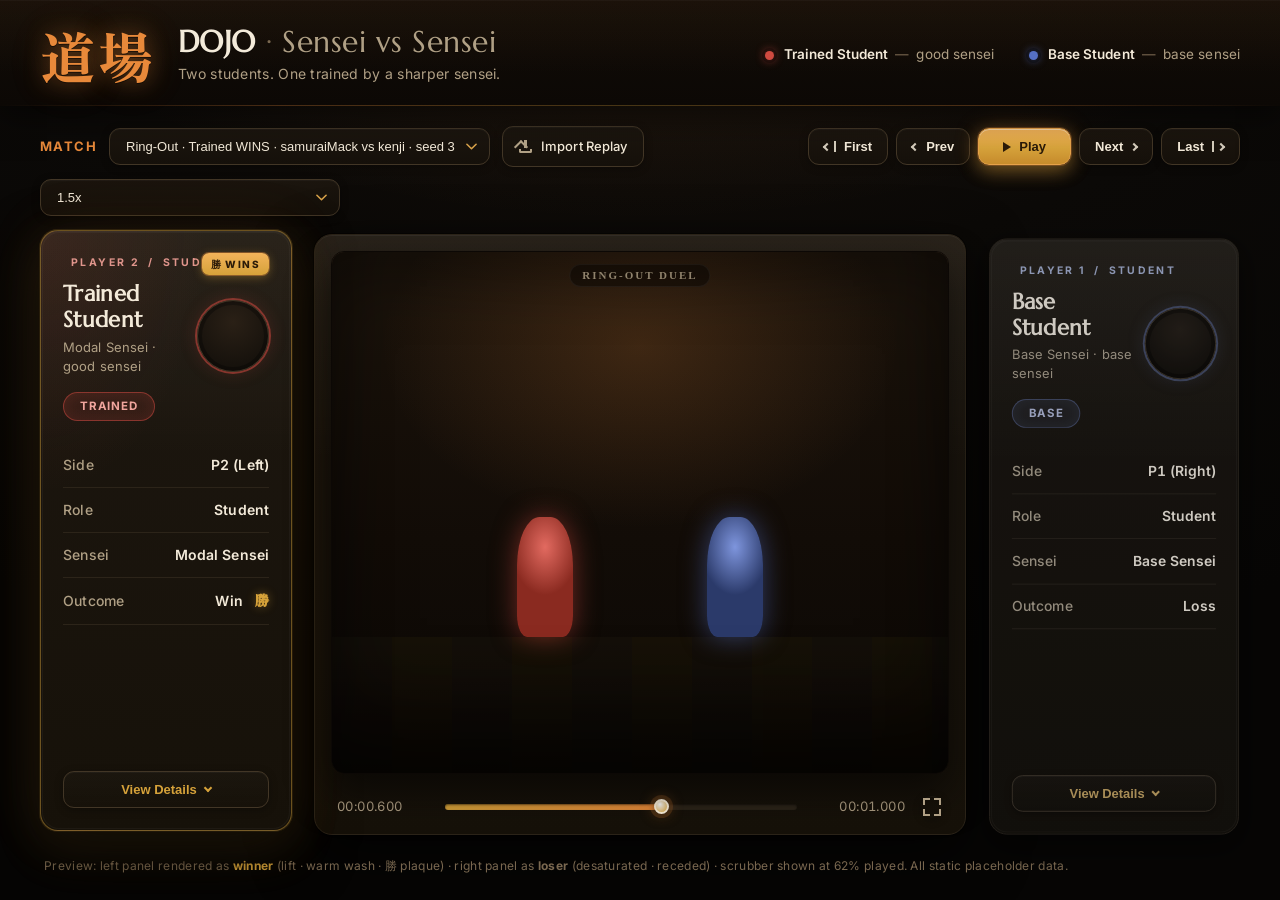
<file: viewer/theme_preview.html>
<!DOCTYPE html>
<html lang="en">
<head>
<meta charset="utf-8" />
<meta name="viewport" content="width=device-width, initial-scale=1" />
<title>Dojo Viewer — Theme Preview</title>

<!--
  Standalone preview of theme.css applied to the SAME markup structure as
  viewer.html (same classes/ids). Static placeholder data only — no fetch,
  no JS behavior, no build step. Open via file:// to review the upgrade.

  This file intentionally carries NO base styles of its own beyond a tiny
  reset + the layout scaffolding that viewer.html's first <style> block
  provides. theme.css is the thing under review.
-->

<!-- minimal layout scaffold mirroring viewer.html's structural CSS -->
<style>
  :root {
    --bg:#0c0a09; --bg2:#070605; --panel:#14110d; --panel2:#1a1611;
    --line:#2a231b; --line2:#3a3025; --ink:#efe6d6; --muted:#a8967a; --muted2:#786650;
    --trained:#c4453c; --base:#4a63b0; --accent:#c8972e; --gold:#c8972e; --orange:#e0863a; --warn:#d29922;
  }
  * { box-sizing: border-box; }
  html, body { height: 100%; }
  body {
    margin: 0; color: var(--ink);
    font: 14px/1.45 ui-sans-serif, system-ui, -apple-system, "Segoe UI", Roboto, sans-serif;
    background: radial-gradient(1200px 680px at 50% -14%, #19140e 0%, var(--bg) 52%, var(--bg2) 100%);
    -webkit-font-smoothing: antialiased; min-height: 100vh;
    display: flex; flex-direction: column;
  }
  header { padding: 22px 40px 20px; display: flex; align-items: center; gap: 24px; flex-wrap: wrap; border-bottom: 1px solid var(--line2); }
  .brand { display: flex; align-items: center; gap: 20px; min-width: 0; }
  .kanji { font-size: 50px; line-height: .92; color: var(--orange); flex: none; }
  .headtxt { display: flex; flex-direction: column; min-width: 0; }
  header h1 { font-size: 28px; margin: 0; line-height: 1.06; font-weight: 800; color: var(--ink); white-space: nowrap; }
  header .sub { color: var(--muted); font-size: 14.5px; margin-top: 5px; }
  .legend { margin-left: auto; display: flex; gap: 40px; align-items: center; font-size: 14.5px; flex-wrap: wrap; color: var(--muted); }
  .legend > span { display: inline-flex; align-items: center; white-space: nowrap; }
  .legend .dot { width: 10px; height: 10px; border-radius: 50%; display: inline-block; margin-right: 11px; flex: none; }
  .legend b { font-weight: 600; color: var(--ink); margin-right: 7px; }
  .legend .sep { color: var(--muted2); margin: 0 7px 0 0; }
  main { flex: 1; width: 100%; margin: 0 auto; padding: 20px 40px 26px; display: flex; flex-direction: column; }
  .controls-bar { display: flex; gap: 14px; align-items: center; flex-wrap: wrap; }
  select, button, label.file { cursor: pointer; }
  select { min-width: 300px; }
  .btn-import { display: inline-flex; align-items: center; gap: 9px; }
  .transport-cluster { display: inline-flex; align-items: center; gap: 10px; }
  .transport-cluster .tb { display: inline-flex; align-items: center; gap: 8px; }
  /* glyphs (copied from viewer.html so transport buttons render correctly) */
  .gl { width: 0; height: 0; display: inline-block; }
  .gl-play { border-left: 8px solid currentColor; border-top: 5px solid transparent; border-bottom: 5px solid transparent; }
  .gl-chev { width: 6px; height: 6px; border-right: 2px solid currentColor; border-bottom: 2px solid currentColor; }
  .gl-prev { transform: rotate(135deg); }
  .gl-next { transform: rotate(-45deg); }
  .gl-bar { width: 2px; height: 11px; background: currentColor; display: inline-block; }
  .btn-import .ic { width: 13px; height: 13px; position: relative; display: inline-block; }
  .btn-import .ic::before { content: ""; position: absolute; left: 5px; top: 0; width: 3px; height: 8px; background: var(--muted); }
  .btn-import .ic::after { content: ""; position: absolute; left: 2px; top: 0; width: 8px; height: 8px; border-left: 2px solid var(--muted); border-top: 2px solid var(--muted); transform: rotate(45deg); transform-origin: top left; }
  .btn-import .tray { position: absolute; left: 0; bottom: 0; width: 13px; height: 4px; border: 2px solid var(--muted); border-top: 0; border-radius: 0 0 2px 2px; }
  .arena { margin-top: 16px; flex: 1; display: grid; grid-template-columns: 288px minmax(560px, 1fr) 288px; gap: 24px; align-items: stretch; }
  @media (max-width: 1280px) { .arena { grid-template-columns: 252px minmax(480px, 1fr) 252px; gap: 18px; } }
  @media (max-width: 1080px) { .arena { grid-template-columns: 1fr; } .spec-panel { order: 3; } .stage-wrap { order: 1; } }
  .spec-panel { position: relative; overflow: hidden; display: flex; flex-direction: column; }
  .spec-panel.left::before, .spec-panel.right::before { content: ""; position: absolute; top: 0; bottom: 0; width: 4px; }
  .spec-panel.left::before { left: 0; }
  .spec-panel.right::before { right: 0; }
  .panel-head { position: relative; min-height: 116px; padding-right: 8px; }
  .spec-panel .role { display: flex; align-items: center; gap: 8px; text-transform: uppercase; }
  .spec-panel .name { white-space: nowrap; }
  .avatar { width: 92px; height: 92px; border-radius: 50%; position: absolute; bottom: -10px; right: 0; display: grid; place-items: center; overflow: hidden; }
  .side-pill { align-self: flex-start; }
  .spec-row { display: flex; justify-content: space-between; gap: 10px; align-items: baseline; }
  .spec-row .v { text-align: right; }
  .details-btn { margin-top: auto; width: 100%; display: inline-flex; align-items: center; justify-content: center; gap: 8px; }
  .details-btn .chev { width: 6px; height: 6px; border-right: 2px solid currentColor; border-bottom: 2px solid currentColor; transform: rotate(45deg); margin-top: -2px; }
  .stage-wrap { display: flex; flex-direction: column; }
  .canvas-frame { position: relative; border-radius: 12px; overflow: hidden; flex: 1; aspect-ratio: 1000 / 640; min-height: 0; }
  #canvas { display: block; width: 100%; height: 100%; }
  .transport { display: flex; gap: 16px; align-items: center; }
  .transport .ts { min-width: 90px; }
  .transport .ts.right { text-align: right; }
  .transport input[type=range] { flex: 1; min-width: 120px; }
  .fs-btn { background: transparent; border: 0; padding: 4px; width: 22px; height: 22px; position: relative; flex: none; cursor: pointer; }
  .fs-btn .c { position: absolute; width: 7px; height: 7px; }
  .fs-btn .c1 { top: 2px; left: 2px; border-left: 2px solid currentColor; border-top: 2px solid currentColor; }
  .fs-btn .c2 { top: 2px; right: 2px; border-right: 2px solid currentColor; border-top: 2px solid currentColor; }
  .fs-btn .c3 { bottom: 2px; left: 2px; border-left: 2px solid currentColor; border-bottom: 2px solid currentColor; }
  .fs-btn .c4 { bottom: 2px; right: 2px; border-right: 2px solid currentColor; border-bottom: 2px solid currentColor; }
  #banner { display: none; }
  /* preview-only canvas placeholder art (the real viewer paints sprites here) */
  .canvas-frame .stage-bg {
    position: absolute; inset: 0;
    background:
      radial-gradient(60% 50% at 50% 18%, rgba(232,137,58,.18), rgba(232,137,58,0) 70%),
      linear-gradient(180deg, #1c140c 0%, #120c07 55%, #0b0805 100%);
    display: grid; place-items: end center;
  }
  .canvas-frame .floor { position: absolute; left: 0; right: 0; bottom: 0; height: 26%;
    background: linear-gradient(180deg, rgba(0,0,0,0), rgba(0,0,0,.5)),
                repeating-linear-gradient(90deg, #15100a 0 60px, #181208 60px 120px); opacity: .9; }
  .fighter { position: absolute; bottom: 26%; width: 56px; height: 120px; border-radius: 40% 40% 18% 18%; }
  .fighter.red  { left: 30%;  background: radial-gradient(60% 40% at 50% 25%, #e26a60, #8a2a20); box-shadow: 0 0 26px rgba(207,74,64,.5); }
  .fighter.blue { right: 30%; background: radial-gradient(60% 40% at 50% 25%, #7e95dd, #2b3a6a); box-shadow: 0 0 26px rgba(85,112,196,.5); }
  .stage-tag { position: absolute; top: 12px; left: 50%; transform: translateX(-50%);
    font: 600 11px/1 ui-sans-serif; letter-spacing: 2px; text-transform: uppercase; color: var(--muted);
    background: rgba(0,0,0,.4); padding: 5px 12px; border-radius: 999px; border: 1px solid rgba(255,255,255,.06); }
</style>

<!-- the theme under review -->
<link rel="stylesheet" href="theme.css" />
</head>
<body>

<header>
  <div class="brand">
    <span class="kanji">道場</span>
    <div class="headtxt">
      <h1>DOJO<span class="dim">·</span><span class="lite">Sensei vs Sensei</span></h1>
      <span class="sub">Two students. One trained by a sharper sensei.</span>
    </div>
  </div>
  <div class="legend">
    <span><span class="dot" style="background:var(--trained)"></span><b>Trained Student</b> <span class="sep">—</span> good sensei</span>
    <span><span class="dot" style="background:var(--base)"></span><b>Base Student</b> <span class="sep">—</span> base sensei</span>
  </div>
</header>

<main>
  <div class="controls-bar">
    <span class="lbl">Match</span>
    <select id="replaySel">
      <option>Ring-Out · Trained WINS · samuraiMack vs kenji · seed 3</option>
      <option>King of the Hill · Base wins · seed 11</option>
      <option>Target Knockback · Draw · seed 7</option>
    </select>
    <label class="file btn-import" title="Load a replay .json">
      <span class="ic"><span class="tray"></span></span> Import Replay
    </label>
    <div class="transport-cluster" style="margin-left:auto">
      <button class="tb" title="First frame"><span class="gl gl-chev gl-prev"></span><span class="gl-bar" style="margin-left:-4px"></span> First</button>
      <button class="tb" title="Previous frame"><span class="gl gl-chev gl-prev"></span> Prev</button>
      <button class="tb play" title="Play / pause"><span class="gl gl-play"></span> Play</button>
      <button class="tb" title="Next frame">Next <span class="gl gl-chev gl-next"></span></button>
      <button class="tb" title="Last frame">Last <span class="gl-bar" style="margin-right:-4px"></span><span class="gl gl-chev gl-next"></span></button>
    </div>
    <select id="speed" title="playback speed">
      <option>2x</option><option selected>1.5x</option><option>1x</option><option>0.75x</option><option>0.5x</option>
    </select>
  </div>

  <div class="arena">

    <!-- LEFT panel — Player 2 Trained (red) — WINNER -->
    <aside class="spec-panel left is-winner" id="panelL">
      <div class="panel-head">
        <div class="role"><span class="dot" style="background:var(--trained)"></span>Player 2 <span class="sep">/</span> Student</div>
        <div class="name">Trained Student</div>
        <div class="sensei">Modal Sensei · good sensei</div>
        <div class="avatar"></div>
      </div>
      <span class="side-pill trained">Trained</span>
      <div class="spec-rows">
        <div class="spec-row"><span class="k">Side</span><span class="v">P2 (Left)</span></div>
        <div class="spec-row"><span class="k">Role</span><span class="v">Student</span></div>
        <div class="spec-row"><span class="k">Sensei</span><span class="v">Modal Sensei</span></div>
        <div class="spec-row"><span class="k">Outcome</span><span class="v">Win <span class="win-mark">勝</span></span></div>
      </div>
      <button class="details-btn">View Details <span class="chev"></span></button>
    </aside>

    <!-- CENTER stage -->
    <section class="stage-wrap">
      <div class="canvas-frame">
        <!-- placeholder art standing in for the real sprite canvas -->
        <div class="stage-bg" aria-hidden="true">
          <div class="floor"></div>
          <div class="fighter red"></div>
          <div class="fighter blue"></div>
        </div>
        <div class="stage-tag">Ring-Out Duel</div>
        <canvas id="canvas" width="1000" height="640" style="position:relative;background:transparent"></canvas>
      </div>
      <div class="transport">
        <span class="ts" id="timeCur">00:00.600</span>
        <input id="scrub" type="range" min="0" max="100" value="62" style="--scrub-pct:62%" />
        <span class="ts right" id="timeTot">00:01.000</span>
        <button class="fs-btn" title="Fullscreen"><span class="c c1"></span><span class="c c2"></span><span class="c c3"></span><span class="c c4"></span></button>
      </div>
      <div id="banner"></div>
    </section>

    <!-- RIGHT panel — Player 1 Base (blue) — LOSER -->
    <aside class="spec-panel right is-loser" id="panelR">
      <div class="panel-head">
        <div class="role"><span class="dot" style="background:var(--base)"></span>Player 1 <span class="sep">/</span> Student</div>
        <div class="name">Base Student</div>
        <div class="sensei">Base Sensei · base sensei</div>
        <div class="avatar"></div>
      </div>
      <span class="side-pill base">Base</span>
      <div class="spec-rows">
        <div class="spec-row"><span class="k">Side</span><span class="v">P1 (Right)</span></div>
        <div class="spec-row"><span class="k">Role</span><span class="v">Student</span></div>
        <div class="spec-row"><span class="k">Sensei</span><span class="v">Base Sensei</span></div>
        <div class="spec-row"><span class="k">Outcome</span><span class="v">Loss</span></div>
      </div>
      <button class="details-btn">View Details <span class="chev"></span></button>
    </aside>

  </div>

  <p style="margin:22px 4px 0;color:var(--muted2);font-size:12px;letter-spacing:.3px;">
    Preview: left panel rendered as <b style="color:var(--accent-gold)">winner</b>
    (lift · warm wash · 勝 plaque) · right panel as <b>loser</b> (desaturated · receded) ·
    scrubber shown at 62% played. All static placeholder data.
  </p>
</main>

</body>
</html>
</file>
<file: viewer/theme.css>
/* =====================================================================
   theme.css — premium drop-in theme for the Dojo "Sensei vs Sensei"
   replay viewer.

   HOW TO USE: link this AFTER the viewer's existing <style> block. It
   re-declares the same selectors with stronger values and adds a small
   token layer. Zero markup changes required. Two optional one-line JS
   hooks unlock the full effect (see THEME_NOTES.md):
     - .spec-panel.is-winner / .is-loser  -> win/loss emphasis
     - --scrub-pct on #scrub               -> filled scrubber track

   Fonts: tasteful Google display faces, fetched at the top. If offline,
   the stack falls back to the system serif/sans already used by the
   viewer, so nothing breaks.
   ===================================================================== */

@import url('https://fonts.googleapis.com/css2?family=Zen+Antique&family=Marcellus&family=Inter:wght@400;500;600;700;800&display=swap');

/* --------------------------------------------------------------- tokens
   Layer on top of the viewer's :root. We never remove an existing token
   (viewer JS reads --trained/--base/--accent via getCSS), only refine
   and extend. */
:root {
  /* refined sumi-ink ground — a touch warmer + deeper for contrast range */
  --bg:        #0b0907;
  --bg2:       #060504;
  --panel:     #161109;     /* lacquered plate base */
  --panel2:    #1d1710;     /* inner surface */
  --line:      #2c2419;     /* quiet hairline */
  --line2:     #423626;     /* lit hairline */
  --ink:       #f3ead9;
  --muted:     #b0a085;
  --muted2:    #7a6850;

  /* rationed accents — the only "energy" colors on the page */
  --accent-orange: #e8893a;
  --accent-gold:   #d6a23a;
  --orange:        #e8893a;   /* keep viewer alias in sync */
  --gold:          #d6a23a;
  --accent:        #d6a23a;

  /* belt colors stay muted; keep the rgb channels for glows/washes */
  --trained:     #cf4a40;     /* red — Player 2 Trained */
  --base:        #5570c4;     /* blue — Player 1 Base */
  --trained-rgb: 207, 74, 64;
  --base-rgb:    85, 112, 196;
  --gold-rgb:    214, 162, 58;

  /* elevation system — three deliberate steps of depth */
  --elev-1: 0 1px 0 rgba(0,0,0,.5);
  --elev-2: 0 10px 30px rgba(0,0,0,.5), 0 1px 0 rgba(255,255,255,.03) inset;
  --elev-3: 0 22px 60px rgba(0,0,0,.62), 0 0 0 1px rgba(0,0,0,.4),
            0 1px 0 rgba(255,255,255,.05) inset;

  /* warm top-light that makes a surface read as a physical plate */
  --plate-light: linear-gradient(180deg, rgba(255,238,210,.055), rgba(255,238,210,0) 38%);

  --scrub-pct: 0%;          /* driven by JS; falls back to 0 (unfilled) */

  --ease-out: cubic-bezier(.2, .8, .2, 1);
}

/* --------------------------------------------------------------- ground */
body {
  font-family: "Inter", ui-sans-serif, system-ui, -apple-system, "Segoe UI", Roboto, sans-serif;
  background:
    /* warm lantern glow top-center */
    radial-gradient(1100px 520px at 50% -10%, rgba(232,137,58,.10), rgba(232,137,58,0) 60%),
    /* paper-grain vignette */
    radial-gradient(1400px 800px at 50% -14%, #1a130c 0%, var(--bg) 50%, var(--bg2) 100%);
  letter-spacing: .1px;
}

/* ============================================================== HEADER */
header {
  padding: 26px 40px 22px;
  border-bottom: 0;               /* single divider only — the ::after hairline below */
  background:
    linear-gradient(180deg, rgba(232,137,58,.05), rgba(0,0,0,0) 70%),
    linear-gradient(180deg, #110c07, #0c0805);
  box-shadow: var(--elev-2);
  position: relative;
}
/* ONE warm hairline of light under the header — lantern spill. This is the only
   divider; the old solid border-bottom is removed so the line never doubles. */
header::after {
  content: ""; position: absolute; left: 0; right: 0; bottom: 0; height: 1px;
  background: linear-gradient(90deg,
    rgba(232,137,58,0) 0%, rgba(232,137,58,.40) 22%,
    rgba(214,162,58,.42) 50%, rgba(232,137,58,.40) 78%, rgba(232,137,58,0) 100%);
  opacity: .7;
}

.brand { gap: 22px; }

.kanji {
  font-family: "Zen Antique", "Hiragino Mincho ProN", "Yu Mincho", "Songti SC", serif;
  font-size: 56px; line-height: .9; font-weight: 400;
  color: var(--accent-orange);
  letter-spacing: 2px;
  text-shadow:
    0 1px 0 rgba(0,0,0,.5),
    0 0 22px rgba(232,137,58,.40),
    0 0 44px rgba(232,137,58,.18);
}

header h1 {
  font-family: "Marcellus", "Inter", serif;
  font-size: 30px; font-weight: 600; letter-spacing: .4px;
  color: var(--ink);
  text-shadow: 0 1px 0 rgba(0,0,0,.4);
}
header h1 .lite { font-weight: 400; color: var(--muted); letter-spacing: .6px; }
header h1 .dim  { color: var(--muted2); margin: 0 10px; font-weight: 300; }
header .sub {
  color: var(--muted); font-size: 14px; margin-top: 6px;
  letter-spacing: .3px; font-weight: 400;
}

.legend { gap: 34px; font-size: 13.5px; }
.legend .dot {
  width: 9px; height: 9px; margin-right: 10px;
  box-shadow: 0 0 0 3px rgba(0,0,0,.35), 0 0 10px currentColor;
}
.legend > span:nth-child(1) .dot { color: var(--trained); }
.legend > span:nth-child(2) .dot { color: var(--base); }
.legend b { color: var(--ink); font-weight: 600; }

/* ====================================================== CONTROLS / TRANSPORT */
.controls-bar { gap: 12px; }
.controls-bar .lbl {
  color: var(--accent-orange); font-weight: 700; font-size: 13px;
  letter-spacing: 1.4px; text-transform: uppercase;
}

select, button, label.file {
  background: linear-gradient(180deg, #1b150e, #15100a);
  border: 1px solid var(--line2);
  border-radius: 11px;
  padding: 10px 16px; font-size: 13px; font-weight: 500;
  color: var(--ink);
  box-shadow: 0 1px 0 rgba(255,255,255,.03) inset, 0 2px 8px rgba(0,0,0,.3);
  transition: border-color .16s var(--ease-out), background .16s var(--ease-out),
              color .16s var(--ease-out), box-shadow .16s var(--ease-out),
              transform .08s var(--ease-out);
}
select:hover, button:hover, label.file:hover {
  border-color: #5a4a32;
  background: linear-gradient(180deg, #221a11, #1a140d);
  box-shadow: 0 1px 0 rgba(255,255,255,.05) inset, 0 4px 14px rgba(0,0,0,.4);
}
select:focus-visible, button:focus-visible, label.file:focus-visible {
  outline: none; border-color: var(--accent-orange);
  box-shadow: 0 0 0 3px rgba(232,137,58,.25), 0 1px 0 rgba(255,255,255,.05) inset;
}
button:active, label.file:active { transform: translateY(1px); }
select optgroup { color: var(--accent-gold); background: #100c08; }

/* dropdowns: kill the native macOS arrows, layer one themed chevron over the gradient */
#replaySel, #speed {
  -webkit-appearance: none; appearance: none;
  background:
    url("data:image/svg+xml,%3Csvg xmlns='http://www.w3.org/2000/svg' width='12' height='8'%3E%3Cpath d='M1 1.5 6 6.5 11 1.5' fill='none' stroke='%23d8a24a' stroke-width='1.7' stroke-linecap='round' stroke-linejoin='round'/%3E%3C/svg%3E") no-repeat right 12px center / 11px 7px,
    linear-gradient(180deg, #1b150e, #15100a);
  padding-right: 34px;
}
#replaySel:hover, #speed:hover {
  background:
    url("data:image/svg+xml,%3Csvg xmlns='http://www.w3.org/2000/svg' width='12' height='8'%3E%3Cpath d='M1 1.5 6 6.5 11 1.5' fill='none' stroke='%23e8a85a' stroke-width='1.7' stroke-linecap='round' stroke-linejoin='round'/%3E%3C/svg%3E") no-repeat right 12px center / 11px 7px,
    linear-gradient(180deg, #221a11, #1a140d);
}

/* transport pills */
.transport-cluster { gap: 8px; }
.transport-cluster .tb {
  background: linear-gradient(180deg, #1b150e, #15100a);
  border: 1px solid var(--line2);
  border-radius: 11px; padding: 10px 15px;
  color: var(--ink); font-weight: 600; font-size: 13px;
  box-shadow: 0 1px 0 rgba(255,255,255,.03) inset, 0 2px 8px rgba(0,0,0,.3);
  transition: border-color .16s var(--ease-out), background .16s var(--ease-out),
              color .16s var(--ease-out), box-shadow .16s var(--ease-out),
              transform .08s var(--ease-out);
}
.transport-cluster .tb:hover {
  border-color: #5a4a32; color: #fff;
  background: linear-gradient(180deg, #241b12, #1b140d);
  transform: translateY(-1px);
  box-shadow: 0 1px 0 rgba(255,255,255,.05) inset, 0 6px 16px rgba(0,0,0,.45);
}
.transport-cluster .tb:active { transform: translateY(1px); }
.transport-cluster .tb .gl,
.transport-cluster .tb .gl-chev,
.transport-cluster .tb .gl-bar { opacity: .85; }

/* the live Play control — the one warm, raised, glowing button */
.transport-cluster .tb.play {
  color: #2a1a08; font-weight: 800; padding: 10px 24px;
  border: 1px solid #e6a24a;
  background: linear-gradient(180deg, #f3b35a, var(--accent-gold) 55%, #c78c2c);
  box-shadow:
    0 1px 0 rgba(255,255,255,.45) inset,
    0 0 0 1px rgba(232,137,58,.25),
    0 6px 18px rgba(214,162,58,.40),
    0 0 26px rgba(232,137,58,.22);
}
.transport-cluster .tb.play:hover {
  transform: translateY(-1px);
  background: linear-gradient(180deg, #f8bd64, #dca93a 55%, #cf942f);
  box-shadow:
    0 1px 0 rgba(255,255,255,.5) inset,
    0 8px 22px rgba(214,162,58,.5),
    0 0 34px rgba(232,137,58,.32);
}
.transport-cluster .tb.play:active { transform: translateY(0); }
.transport-cluster .tb.play .gl { opacity: 1; }

/* ============================================================== ARENA */
.arena { gap: 22px; margin-top: 18px; }

/* ---- spec panels: lacquered plates with real depth ---- */
.spec-panel {
  background:
    var(--plate-light),
    linear-gradient(180deg, var(--panel2), var(--panel));
  border: 1px solid var(--line);
  border-radius: 18px;
  padding: 24px 22px 22px;
  box-shadow: var(--elev-3);
  transition: transform .35s var(--ease-out), box-shadow .35s var(--ease-out),
              filter .35s var(--ease-out), border-color .35s var(--ease-out);
}
/* inner hairline so the plate reads as inlaid, not printed */
.spec-panel::after {
  content: ""; position: absolute; inset: 1px; border-radius: 17px;
  pointer-events: none;
  box-shadow: 0 0 0 1px rgba(255,255,255,.035) inset;
}

/* team-color side stripe REMOVED — redundant (headband + dot + pill + avatar ring
   already convey team) and it read as an artifact. Suppress the ::before entirely. */
.spec-panel.left::before, .spec-panel.right::before { content: none; }

/* -------------------------------------------------- panel head: name / avatar
   The text column (role + name + sensei) and the avatar share the head row.
   We give the head a fixed right gutter the width of the avatar so the name
   NEVER runs under the portrait, and let the name wrap to two lines instead of
   clipping. The avatar drops into the pill band so it clears the name entirely. */
.panel-head {
  min-height: 104px;
  padding-right: 0;               /* the gutter is applied per-row, not globally */
}
.spec-panel .role {
  font-size: 10.5px; letter-spacing: 2.4px; font-weight: 700;
  white-space: nowrap;            /* short label — keep it on one clean line */
}
.spec-panel.left  .role { color: #e0958c; }
.spec-panel.right .role { color: #9bafe6; }
.spec-panel .name {
  font-family: "Marcellus", "Inter", serif;
  font-size: 22px; font-weight: 600; margin-top: 11px; letter-spacing: .3px;
  line-height: 1.16;
  padding-right: 82px;            /* reserve the avatar lane so the name never clips */
  white-space: normal;            /* wrap long names instead of clipping them */
  overflow-wrap: break-word;
}
.spec-panel .sensei {
  font-size: 13px; color: var(--muted); margin-top: 6px;
  padding-right: 82px;            /* keep the sensei line clear of the avatar too */
}

/* avatar portrait ring — team-tinted glow. Smaller + dropped below the name. */
.avatar {
  width: 72px; height: 72px;
  bottom: 4px; right: 0;
  border: 1px solid var(--line2);
  background: radial-gradient(70% 70% at 50% 30%, #2a2016 0%, #14100b 100%);
}
.avatar canvas { width: 72px; height: 72px; }
.spec-panel.left  .avatar {
  box-shadow: inset 0 0 0 4px rgba(0,0,0,.3),
              0 0 0 2px rgba(var(--trained-rgb), .55),
              0 0 18px rgba(var(--trained-rgb), .22);
}
.spec-panel.right .avatar {
  box-shadow: inset 0 0 0 4px rgba(0,0,0,.3),
              0 0 0 2px rgba(var(--base-rgb), .55),
              0 0 18px rgba(var(--base-rgb), .22);
}

/* side pill */
.side-pill {
  margin-top: 16px; padding: 5px 16px; border-radius: 999px;
  font-size: 11.5px; font-weight: 700; letter-spacing: .8px; text-transform: uppercase;
  border: 1px solid transparent;
}
.side-pill.trained {
  color: #f0a59d; border-color: rgba(var(--trained-rgb), .55);
  background: rgba(var(--trained-rgb), .12);
  box-shadow: 0 0 14px rgba(var(--trained-rgb), .14) inset;
}
.side-pill.base {
  color: #aab9ec; border-color: rgba(var(--base-rgb), .55);
  background: rgba(var(--base-rgb), .12);
  box-shadow: 0 0 14px rgba(var(--base-rgb), .14) inset;
}

/* stat rows — tighter rhythm, clearer key/value pairing */
.spec-rows { margin-top: 22px; }
.spec-row {
  padding: 12px 0; border-bottom: 1px solid var(--line);
  transition: background .15s var(--ease-out);
}
.spec-row:hover { background: rgba(255,238,210,.02); }
.spec-row .k { color: var(--muted); font-weight: 500; letter-spacing: .2px; }
.spec-row .v { color: var(--ink); font-weight: 600; font-variant-numeric: tabular-nums; }
.spec-row .v.dimv { color: var(--muted2); font-weight: 500; }
.spec-section {
  font-size: 10px; letter-spacing: 1.8px; color: var(--muted2);
  font-weight: 700; padding: 16px 0 2px;
}

/* the small inline 勝 win mark stays subtle in losing/neutral context */
.spec-row .v .win-mark {
  font-family: "Zen Antique", serif;
  color: var(--accent-gold); font-weight: 700; margin-left: 8px;
  text-shadow: 0 0 10px rgba(var(--gold-rgb), .4);
}

/* View Details */
.details-btn {
  border: 1px solid var(--line2); border-radius: 11px;
  color: var(--accent-gold); font-weight: 600;
  background: linear-gradient(180deg, rgba(255,255,255,.02), rgba(0,0,0,0));
  transition: background .16s var(--ease-out), color .16s var(--ease-out),
              border-color .16s var(--ease-out);
}
.details-btn:hover {
  background: linear-gradient(180deg, #221a11, #1a140d);
  color: var(--ink); border-color: #5a4a32;
}

/* ================================================== WINNER / LOSER EMPHASIS
   Requires .is-winner / .is-loser on the panel (one-line JS hook).
   Degrades gracefully if absent. */
.spec-panel.is-winner {
  transform: translateY(-4px);
  border-color: rgba(var(--gold-rgb), .45);
  box-shadow:
    var(--elev-3),
    0 0 0 1px rgba(var(--gold-rgb), .35),
    0 18px 50px rgba(var(--gold-rgb), .14),
    0 0 60px rgba(232,137,58,.10);
}
/* warm winner wash, tinted toward the winning side's team color */
.spec-panel.is-winner::before { width: 5px; box-shadow: 0 0 16px rgba(var(--gold-rgb), .5); }
.spec-panel.left.is-winner {
  background:
    radial-gradient(120% 80% at 0% 0%, rgba(var(--trained-rgb), .10), rgba(0,0,0,0) 55%),
    var(--plate-light),
    linear-gradient(180deg, var(--panel2), var(--panel));
}
.spec-panel.right.is-winner {
  background:
    radial-gradient(120% 80% at 100% 0%, rgba(var(--base-rgb), .10), rgba(0,0,0,0) 55%),
    var(--plate-light),
    linear-gradient(180deg, var(--panel2), var(--panel));
}

/* the loser recedes a plane and desaturates */
.spec-panel.is-loser {
  transform: translateY(2px) scale(.992);
  filter: saturate(.6) brightness(.86);
  border-color: var(--line);
  box-shadow: var(--elev-2);
}
.spec-panel.is-loser::before { opacity: .55; }

/* WIN plaque: a "勝 WINS" badge on the winning panel.
   Pinned to the panel-head's top-right corner as a free badge via ::after — no
   markup needed. It lives in the top-right negative space ABOVE the avatar (the
   avatar sits at the bottom of the head), so it never overlaps the name, the
   role line, or the portrait. */
.spec-panel.is-winner .panel-head::after {
  content: "勝 WINS";
  position: absolute; top: -2px; right: 0; z-index: 2;
  padding: 4px 9px; border-radius: 7px;
  font-family: "Inter", sans-serif; font-size: 10px; letter-spacing: 1.4px; font-weight: 800;
  color: #2a1a08; white-space: nowrap;
  background: linear-gradient(180deg, #f3b35a, var(--accent-gold));
  box-shadow: 0 0 0 1px rgba(232,137,58,.4), 0 2px 10px rgba(var(--gold-rgb), .4);
}
/* keep the role line clear of the plaque's corner so "STUDENT" never tucks under it */
.spec-panel.is-winner .role { padding-right: 62px; }

/* ============================================================== STAGE */
.stage-wrap {
  background:
    var(--plate-light),
    linear-gradient(180deg, var(--panel2), var(--panel));
  border: 1px solid var(--line);
  border-radius: 18px; padding: 16px;
  box-shadow: var(--elev-3);
}
.canvas-frame {
  border-radius: 13px;
  border: 1px solid #0c0805;
  box-shadow:
    0 0 0 1px rgba(255,238,210,.04) inset,
    0 18px 40px rgba(0,0,0,.55),
    0 0 50px rgba(232,137,58,.05) inset;
}
/* subtle inner vignette over the canvas so fighters pop off the floor */
.canvas-frame::after {
  content: ""; position: absolute; inset: 0; border-radius: 13px; pointer-events: none;
  box-shadow: inset 0 -60px 80px rgba(0,0,0,.45), inset 0 30px 60px rgba(0,0,0,.3);
}

/* ---- transport row + real scrubber ---- */
.transport { gap: 16px; margin-top: 18px; padding: 4px 6px 0; }
.transport .ts {
  font-variant-numeric: tabular-nums; color: var(--muted); font-size: 13px;
  letter-spacing: .4px;
}

/* the styled track: filled (played) amber -> unfilled dark, split at --scrub-pct */
.transport input[type=range]#scrub,
.transport input[type=range] {
  -webkit-appearance: none; appearance: none;
  height: 6px; border-radius: 6px; cursor: pointer;
  background:
    linear-gradient(90deg,
      var(--accent-gold) 0%, var(--accent-orange) var(--scrub-pct),
      #2c2419 var(--scrub-pct), #2c2419 100%);
  box-shadow: 0 1px 2px rgba(0,0,0,.5) inset;
  transition: height .15s var(--ease-out);
}
.transport input[type=range]:hover { height: 8px; }
.transport input[type=range]::-webkit-slider-thumb {
  -webkit-appearance: none; width: 15px; height: 15px; border-radius: 50%;
  background: radial-gradient(circle at 35% 30%, #fff, var(--accent-gold));
  border: 2px solid #fff3dc;
  box-shadow: 0 0 0 4px rgba(232,137,58,.18), 0 2px 6px rgba(0,0,0,.55),
              0 0 14px rgba(232,137,58,.5);
  transition: transform .12s var(--ease-out), box-shadow .12s var(--ease-out);
}
.transport input[type=range]:hover::-webkit-slider-thumb,
.transport input[type=range]:active::-webkit-slider-thumb { transform: scale(1.18); }
.transport input[type=range]:focus-visible::-webkit-slider-thumb {
  box-shadow: 0 0 0 5px rgba(232,137,58,.3), 0 2px 6px rgba(0,0,0,.55),
              0 0 18px rgba(232,137,58,.6);
}
.transport input[type=range]::-moz-range-thumb {
  width: 15px; height: 15px; border-radius: 50%; border: 2px solid #fff3dc;
  background: radial-gradient(circle at 35% 30%, #fff, var(--accent-gold));
  box-shadow: 0 0 0 4px rgba(232,137,58,.18), 0 2px 6px rgba(0,0,0,.55),
              0 0 14px rgba(232,137,58,.5);
}
.transport input[type=range]::-moz-range-progress {
  height: 6px; border-radius: 6px;
  background: linear-gradient(90deg, var(--accent-gold), var(--accent-orange));
}
.transport input[type=range]::-moz-range-track {
  height: 6px; border-radius: 6px; background: #2c2419;
}

/* fullscreen toggle */
.fs-btn { color: var(--muted); transition: color .15s var(--ease-out); }
.fs-btn:hover { color: var(--accent-orange); }

/* ============================================================== RESULT BANNER
   The viewer hides #banner by design. If a future build re-enables it for a
   result plaque, this gives it a premium treatment instead of a flat bar.
   (Harmless while #banner stays display:none.) */
#banner.show {
  display: flex !important; align-items: center; justify-content: center; gap: 14px;
  margin-top: 14px; padding: 14px 24px; border-radius: 14px;
  font-family: "Marcellus", serif; font-size: 18px; letter-spacing: 1px; color: var(--ink);
  background: linear-gradient(180deg, rgba(232,137,58,.10), rgba(0,0,0,.2));
  border: 1px solid rgba(var(--gold-rgb), .35);
  box-shadow: 0 0 0 1px rgba(var(--gold-rgb), .2) inset, 0 10px 30px rgba(0,0,0,.5),
              0 0 40px rgba(232,137,58,.12);
  animation: bannerIn .5s var(--ease-out) both;
}
@keyframes bannerIn {
  from { opacity: 0; transform: translateY(8px) scale(.98); }
  to   { opacity: 1; transform: none; }
}

/* ============================================================== MOTION SAFETY */
@media (prefers-reduced-motion: reduce) {
  *, *::before, *::after {
    transition-duration: .01ms !important;
    animation-duration: .01ms !important;
    animation-iteration-count: 1 !important;
  }
  .spec-panel.is-winner { transform: none; }
  .spec-panel.is-loser  { transform: none; }
}
</file>
